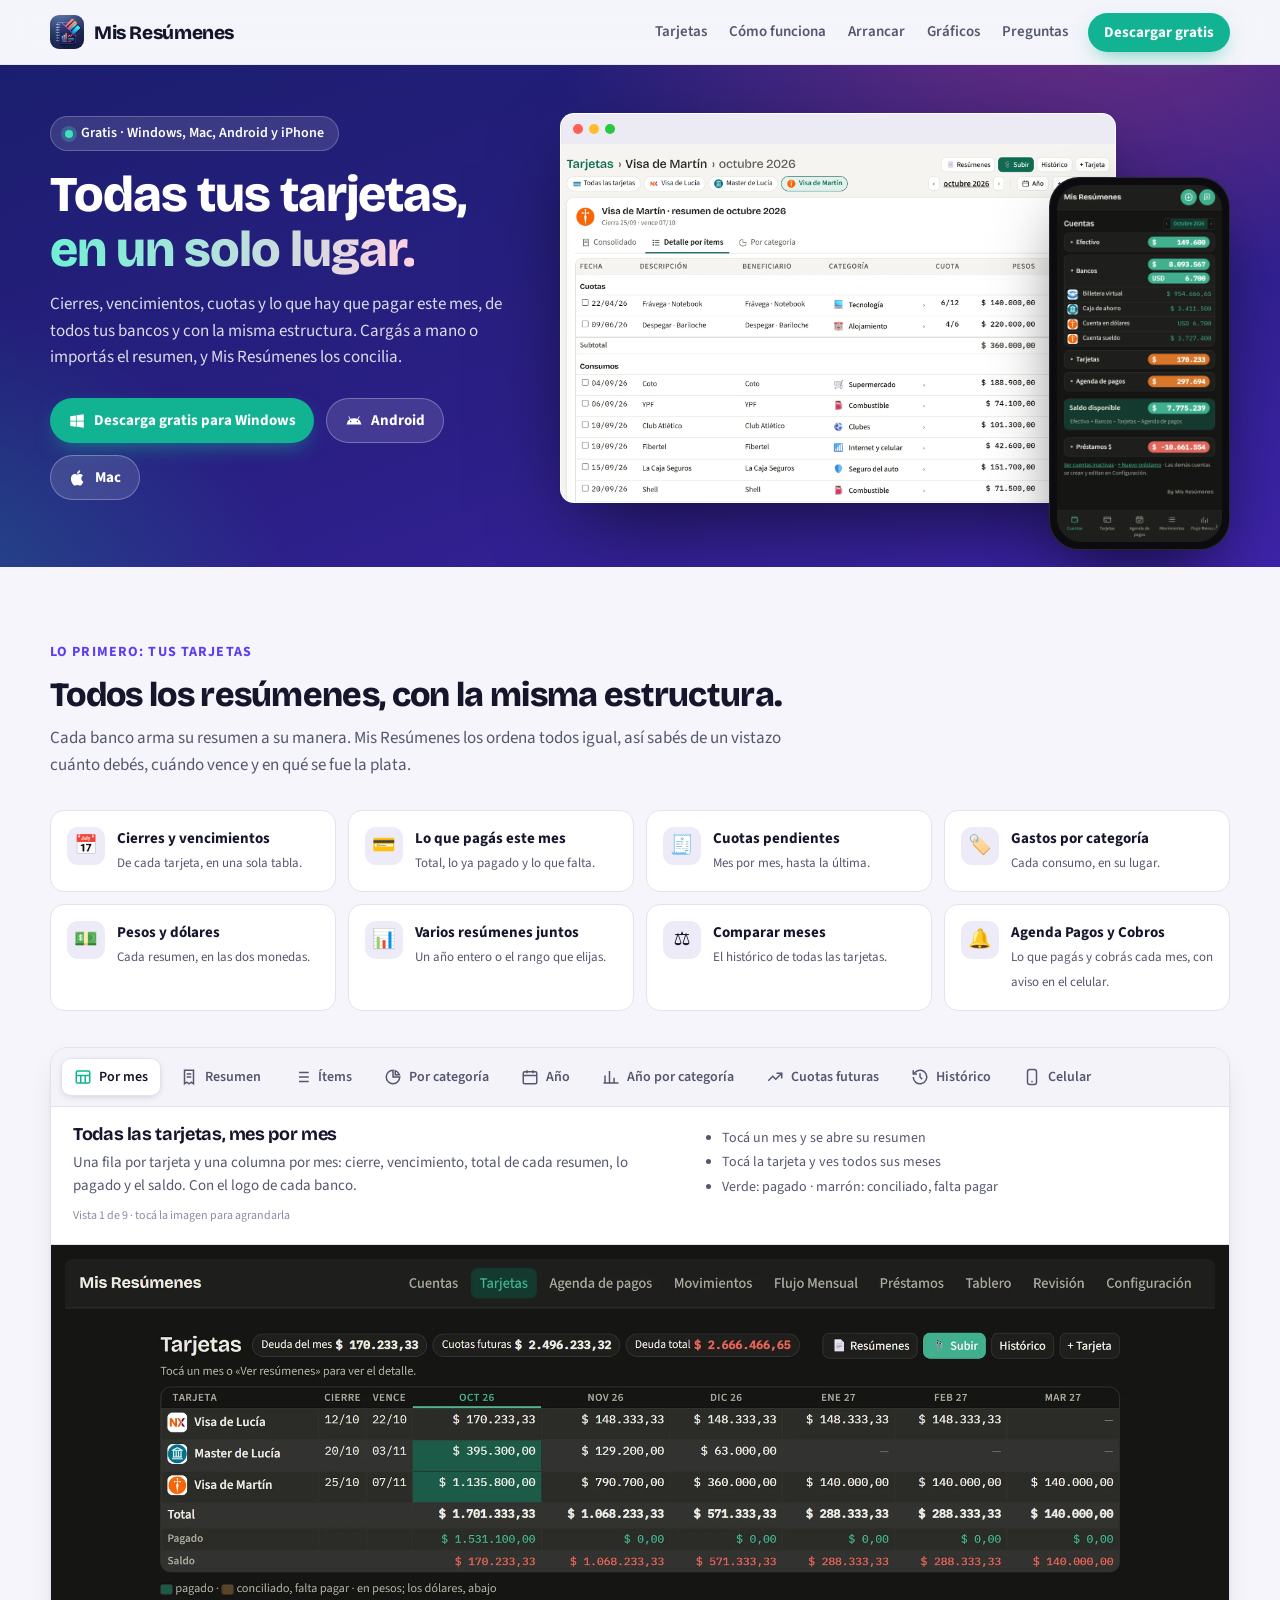
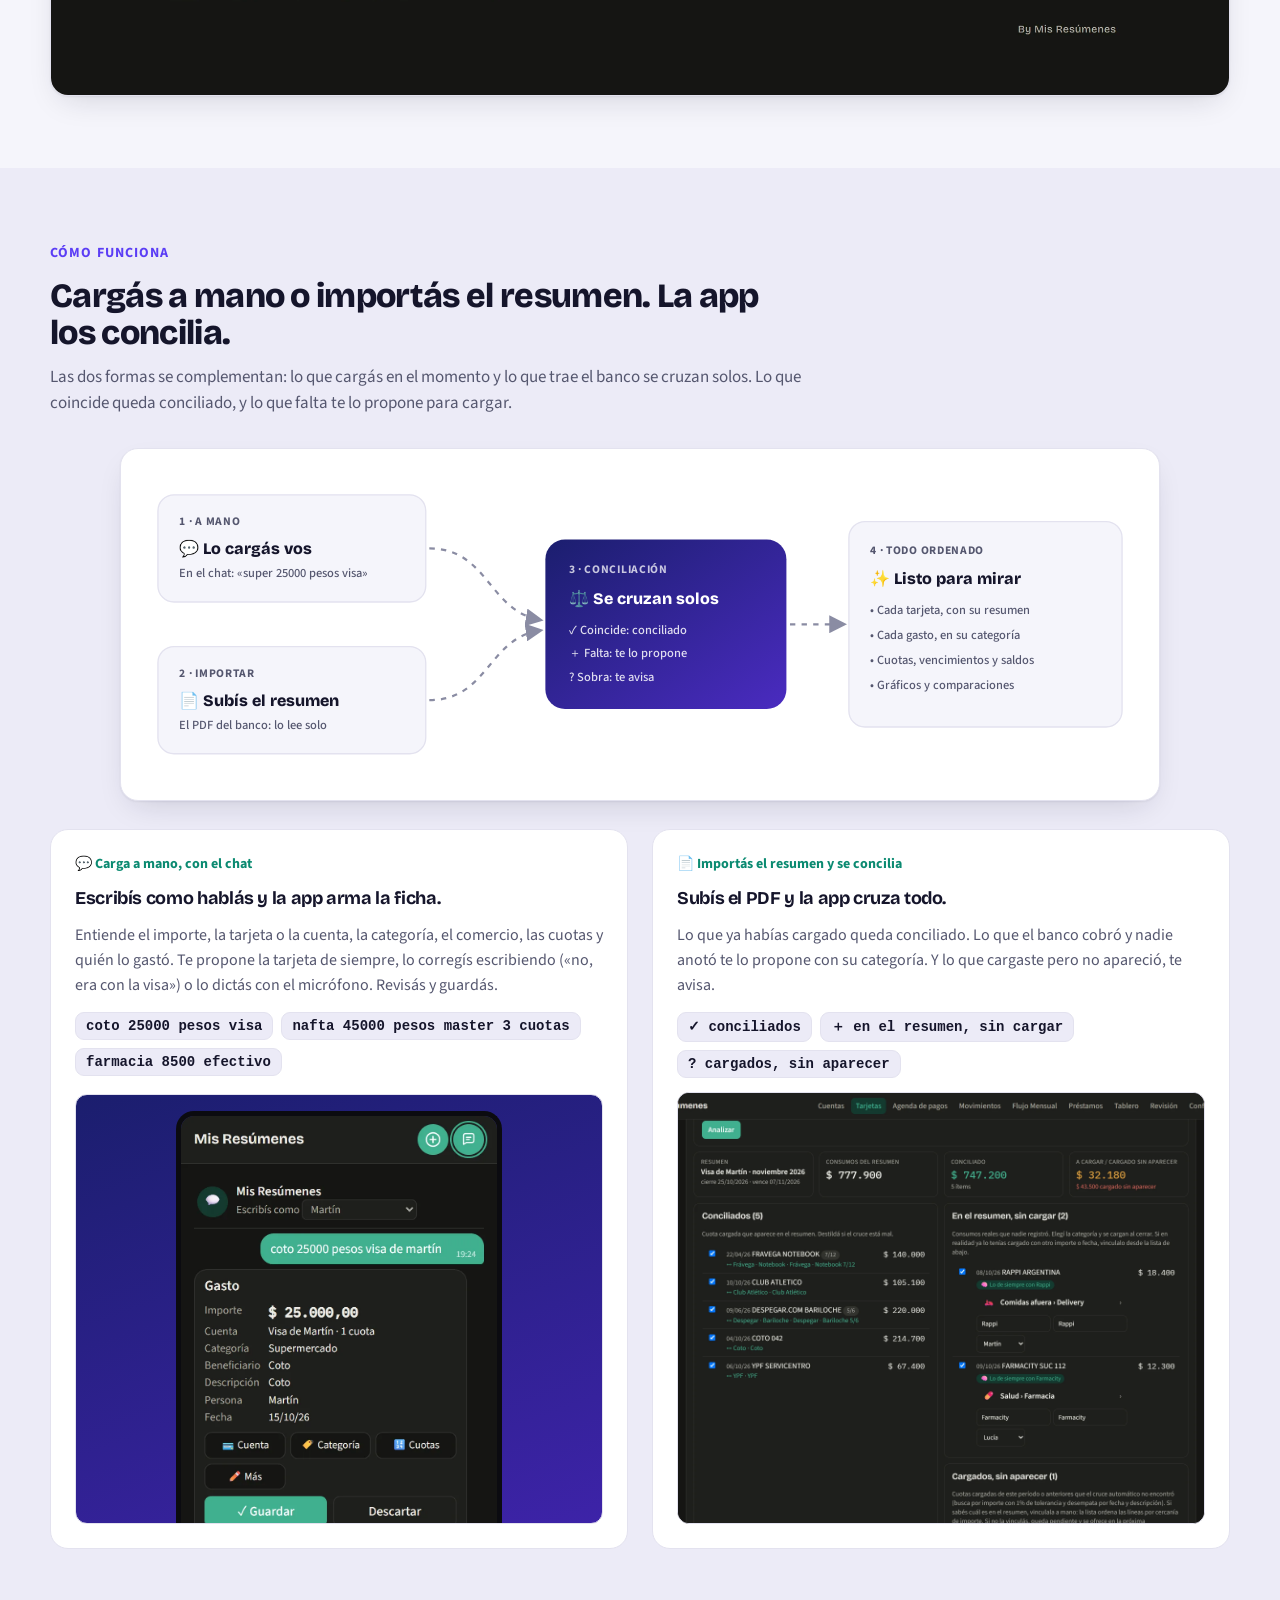
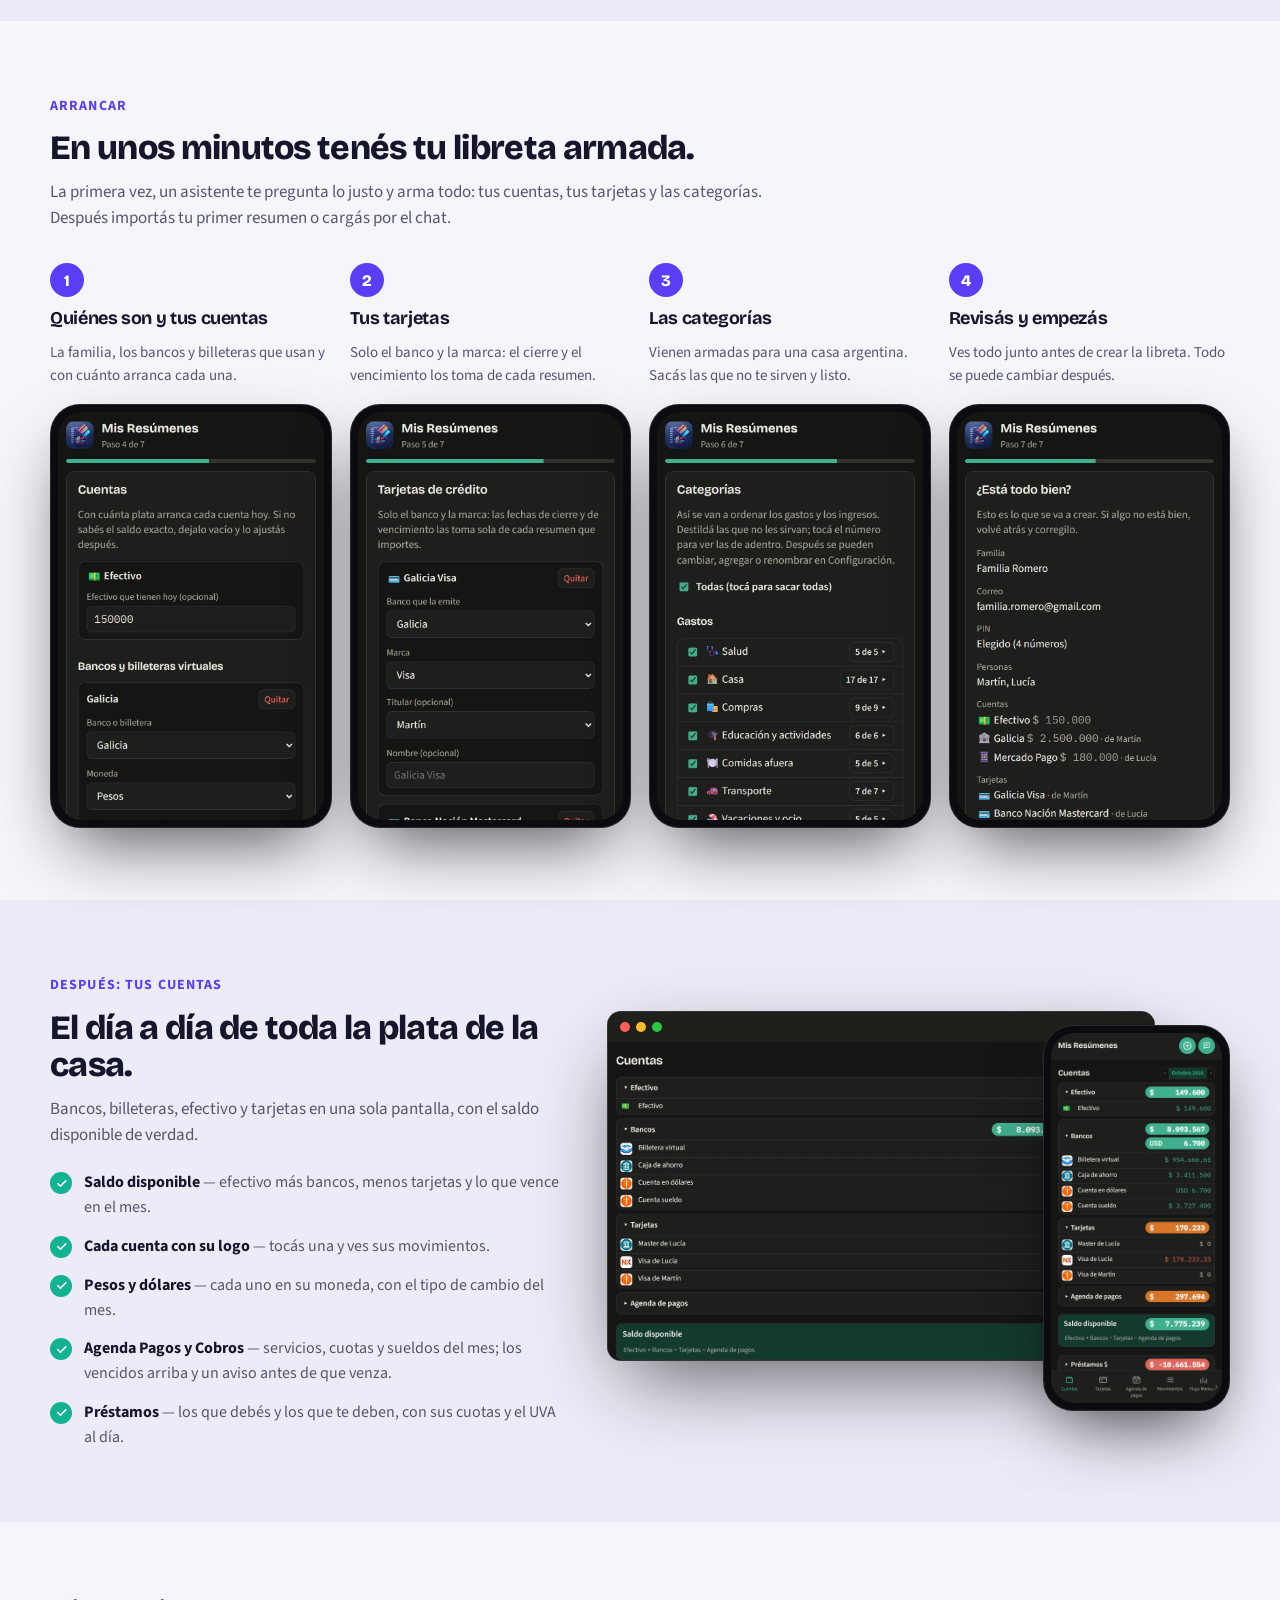
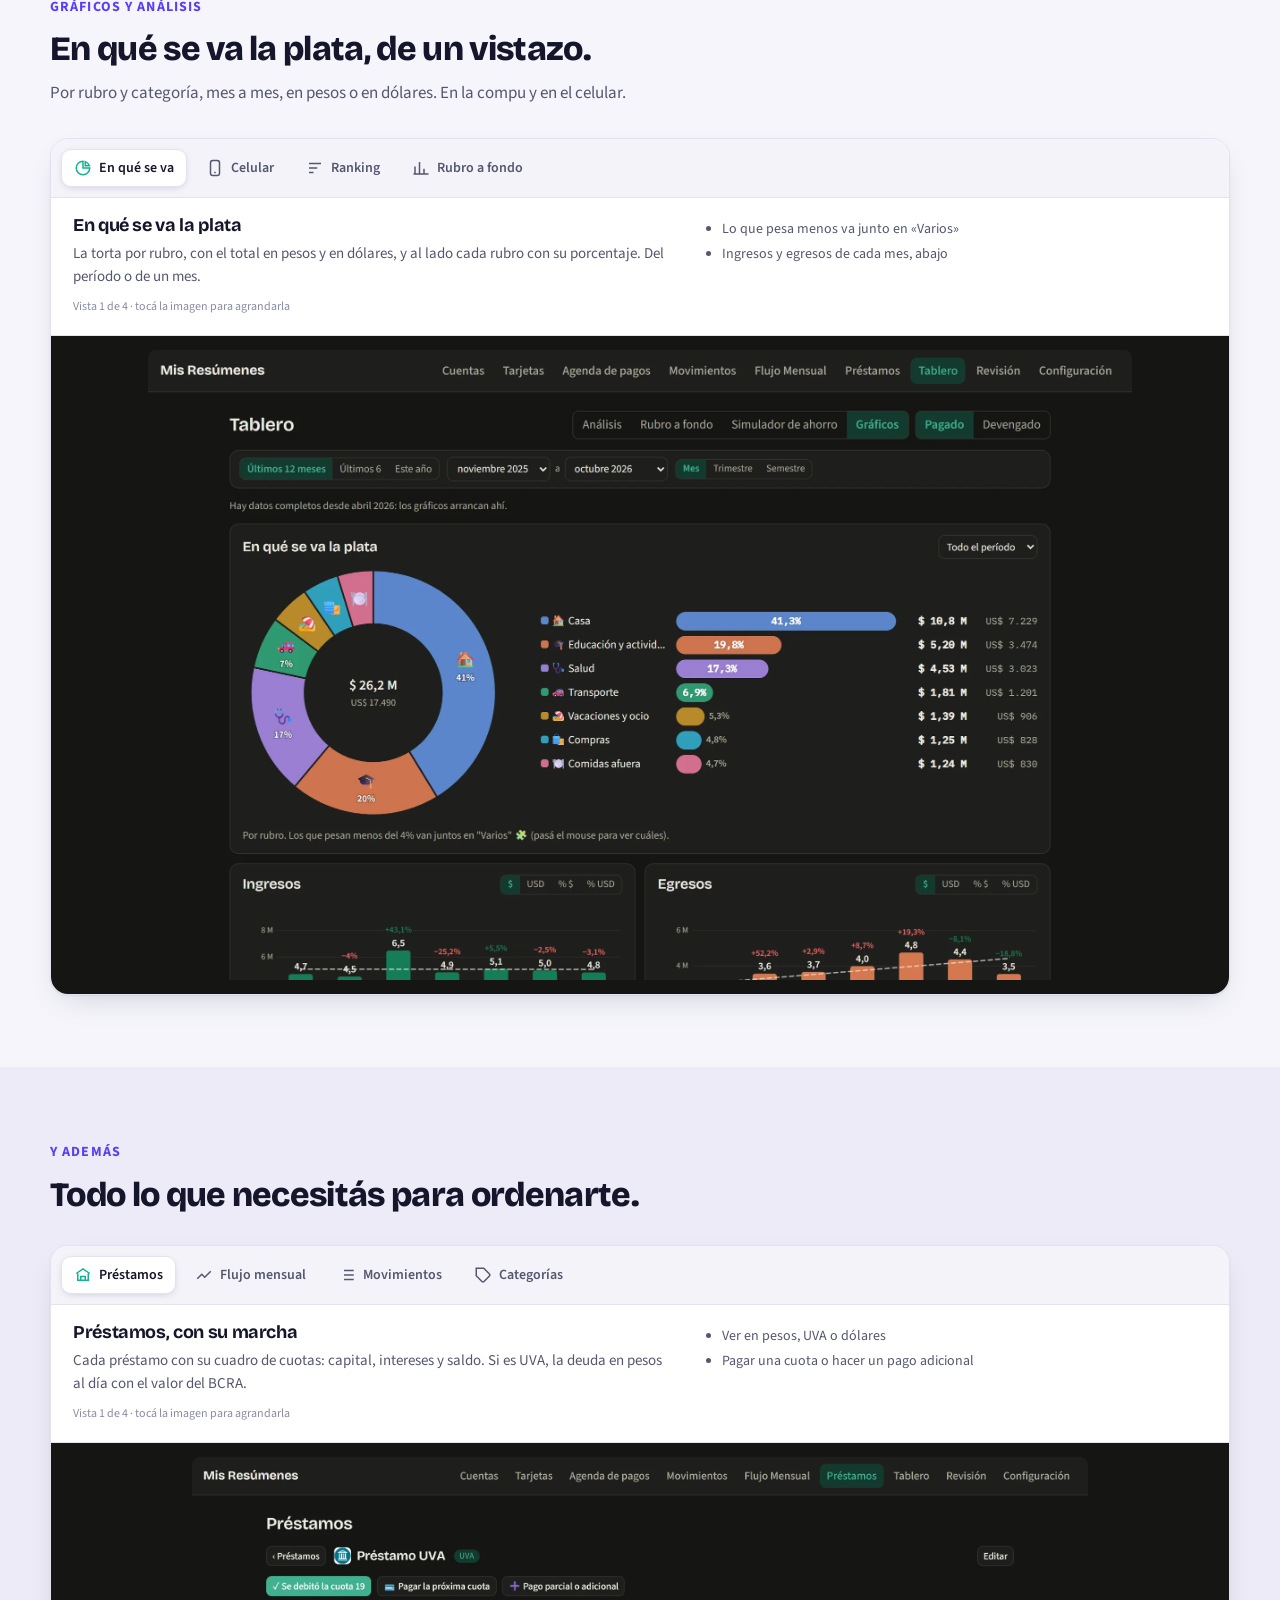
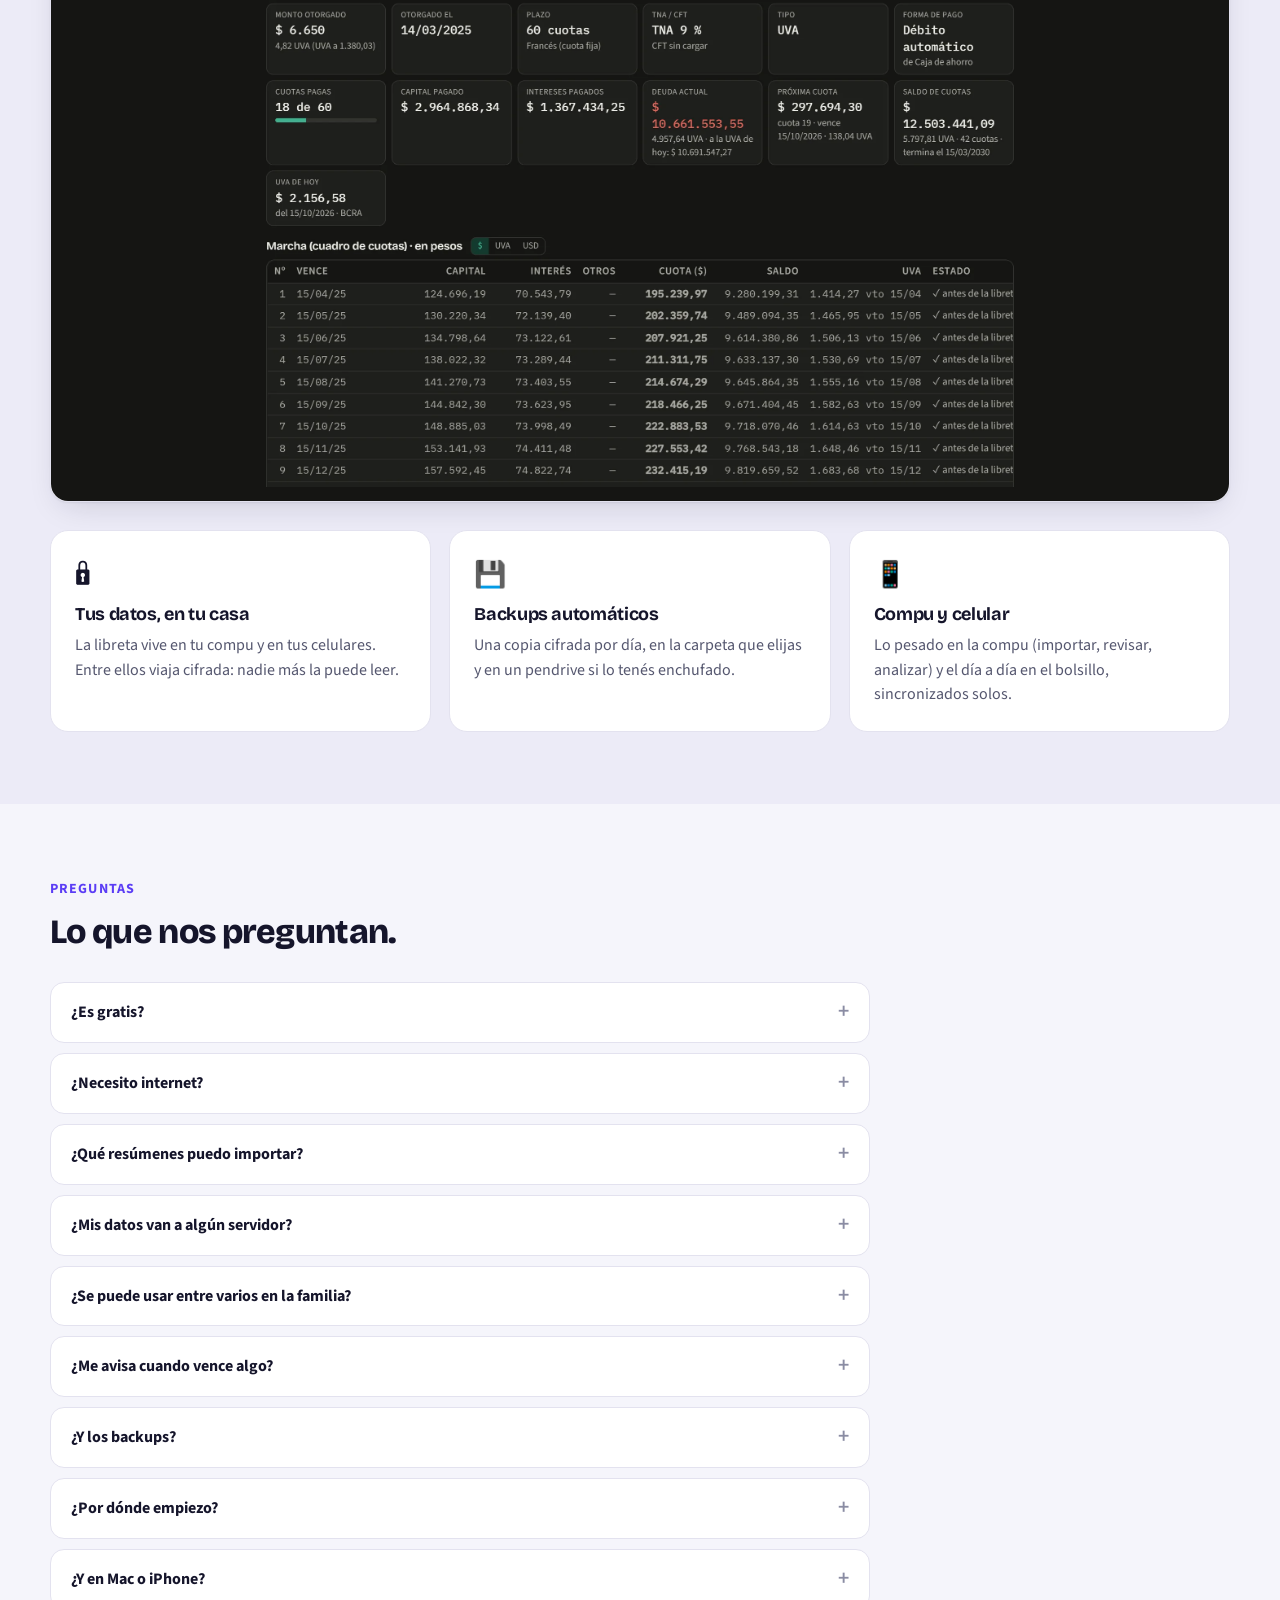
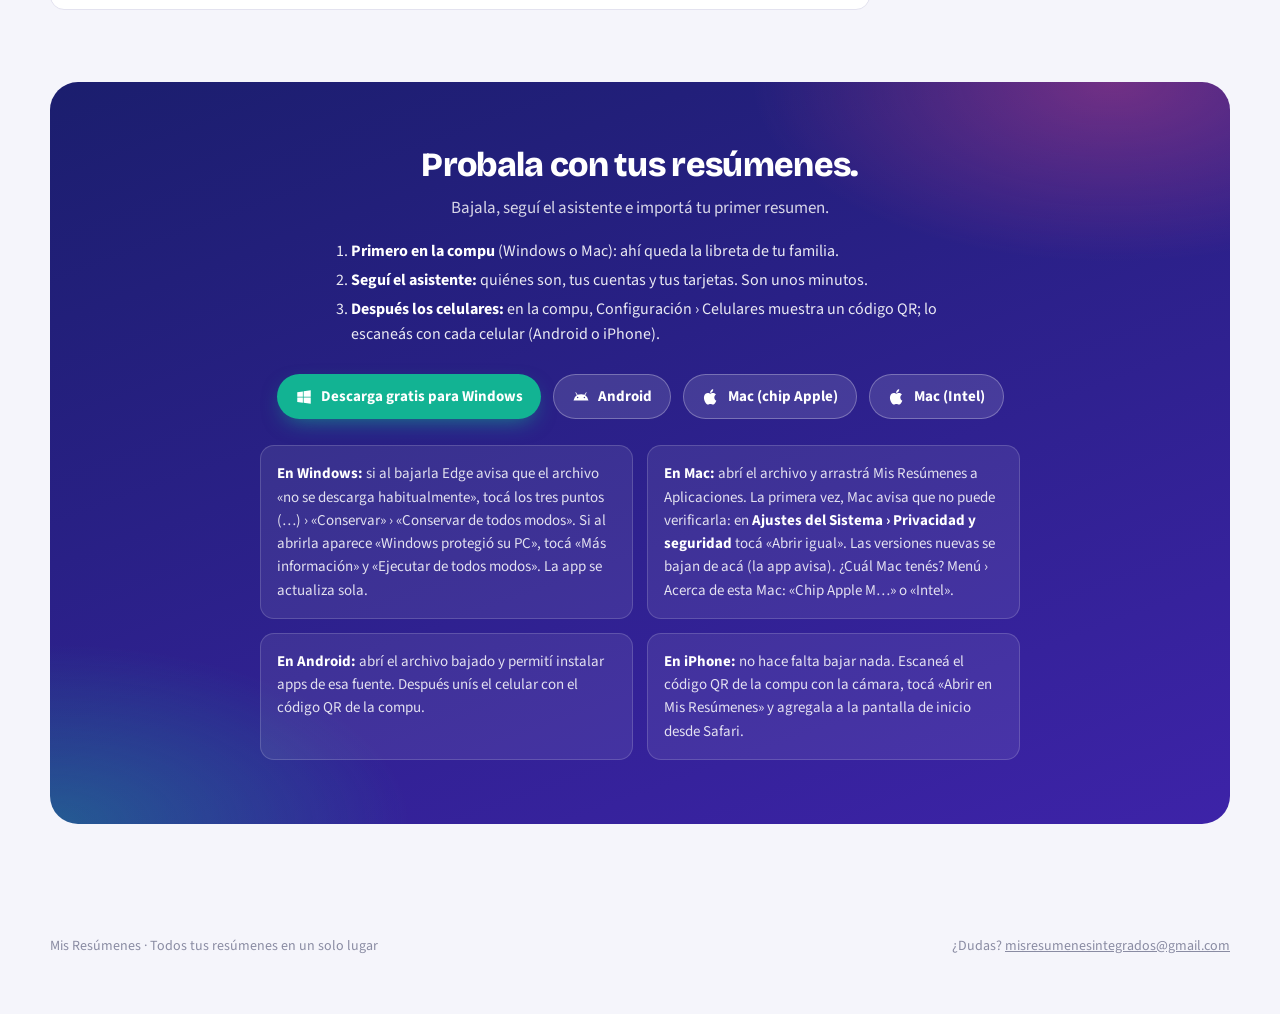
<file: index.html>
<!doctype html>
<html lang="es-AR">
<head>
<meta charset="utf-8">
<meta name="viewport" content="width=device-width, initial-scale=1, viewport-fit=cover">
<title>Mis Resúmenes · Todas tus tarjetas en un solo lugar</title>
<meta name="description" content="Cierres, vencimientos, cuotas y lo que hay que pagar este mes, de todas tus tarjetas, con la misma estructura. Cargás a mano o importás el resumen, y Mis Resúmenes concilia.">
<link rel="icon" href="img/logo.png" type="image/png">
<meta property="og:type" content="website">
<meta property="og:title" content="Mis Resúmenes · Todas tus tarjetas en un solo lugar">
<meta property="og:description" content="Cargás a mano o importás el resumen de la tarjeta: Mis Resúmenes concilia, clasifica y te muestra todo con la misma estructura.">
<meta property="og:image" content="https://alejofolgueira-beep.github.io/mis-resumenes/img/logo.png">
<meta property="og:url" content="https://alejofolgueira-beep.github.io/mis-resumenes/">
<meta name="twitter:card" content="summary">
<meta name="theme-color" content="#1b1e6e">
<link rel="preconnect" href="https://fonts.googleapis.com">
<link rel="preconnect" href="https://fonts.gstatic.com" crossorigin>
<link href="https://fonts.googleapis.com/css2?family=Bricolage+Grotesque:opsz,wght@12..96,600;12..96,700;12..96,800&family=Source+Sans+3:wght@400;500;600;700&display=swap" rel="stylesheet">
<style>
:root {
  --fondo: #f5f5fb;
  --fondo-2: #ecebf7;
  --papel: #ffffff;
  --tinta: #15152b;
  --tinta-2: #55576f;
  --tinta-3: #8a8ca3;
  --linea: #e3e2ef;
  --marca: #1b1e6e;
  --violeta: #5b3df5;
  --verde: #12b393;
  --verde-texto: #0b8a71;
  --rosa: #ff4f8b;
  --sombra: 0 1px 2px rgba(21, 21, 43, 0.06), 0 12px 32px -12px rgba(21, 21, 43, 0.18);
  --radio: 18px;
  color-scheme: light;
}
@media (prefers-color-scheme: dark) {
  :root:not([data-theme="light"]) {
    --fondo: #0d0e19;
    --fondo-2: #141526;
    --papel: #171829;
    --tinta: #f1f1f9;
    --tinta-2: #b2b3cc;
    --tinta-3: #7f81a0;
    --linea: #2a2c44;
    --verde-texto: #3fd9b8;
    --sombra: 0 1px 2px rgba(0, 0, 0, 0.4), 0 16px 40px -16px rgba(0, 0, 0, 0.7);
    color-scheme: dark;
  }
}
* { box-sizing: border-box; }
html { scroll-behavior: smooth; scroll-padding-top: 76px; }
body {
  margin: 0;
  background: var(--fondo);
  color: var(--tinta);
  font: 16px/1.55 "Source Sans 3", system-ui, -apple-system, "Segoe UI", sans-serif;
  -webkit-font-smoothing: antialiased;
}
img { max-width: 100%; height: auto; display: block; }
a { color: inherit; }
h1, h2, h3 { font-family: "Bricolage Grotesque", "Source Sans 3", sans-serif; letter-spacing: -0.02em; line-height: 1.1; margin: 0; }
h2 { font-size: clamp(24px, 3vw, 34px); font-weight: 800; }
h3 { font-size: 18px; font-weight: 700; }
p { margin: 0; }
.envoltura { width: min(1180px, 100% - 32px); margin: 0 auto; }
.chico { font-size: 14px; color: var(--tinta-2); }

/* ---------- barra ---------- */
.barra {
  position: sticky; top: 0; z-index: 20;
  background: color-mix(in srgb, var(--fondo) 82%, transparent);
  backdrop-filter: saturate(1.4) blur(14px);
  -webkit-backdrop-filter: saturate(1.4) blur(14px);
  border-bottom: 1px solid color-mix(in srgb, var(--linea) 70%, transparent);
}
.barra .envoltura { display: flex; align-items: center; gap: 20px; height: 64px; }
.marca { display: flex; align-items: center; gap: 10px; font: 800 19px "Bricolage Grotesque", sans-serif; text-decoration: none; letter-spacing: -0.02em; }
.marca img { width: 34px; height: 34px; border-radius: 9px; }
.barra nav { display: flex; gap: 22px; margin-left: auto; font-weight: 600; font-size: 15px; }
.barra nav a { text-decoration: none; color: var(--tinta-2); }
.barra nav a:hover { color: var(--tinta); }
@media (max-width: 860px) { .barra nav { display: none; } .barra .boton { margin-left: auto; } }

.boton {
  display: inline-flex; align-items: center; justify-content: center; gap: 8px;
  padding: 11px 18px; border-radius: 999px; border: 0; cursor: pointer;
  font: 700 15px "Source Sans 3", sans-serif; text-decoration: none; white-space: nowrap;
  transition: transform 0.15s, box-shadow 0.15s, background 0.15s;
}
.boton:hover { transform: translateY(-1px); }
.boton.primario { background: var(--verde); color: #fff; box-shadow: 0 8px 22px -8px rgba(18, 179, 147, 0.7); }
.boton.primario:hover { background: #0fa384; }
.boton.claro { background: rgba(255, 255, 255, 0.12); color: #fff; border: 1px solid rgba(255, 255, 255, 0.28); }
.boton.claro:hover { background: rgba(255, 255, 255, 0.2); }
.boton.borde { background: var(--papel); color: var(--tinta); border: 1px solid var(--linea); }
.boton.chico { padding: 9px 16px; font-size: 15px; }
.boton svg { width: 18px; height: 18px; }

/* ---------- portada ---------- */
.portada {
  position: relative; overflow: hidden; color: #fff;
  background:
    radial-gradient(900px 460px at 85% -10%, rgba(255, 79, 139, 0.32), transparent 60%),
    radial-gradient(700px 520px at -10% 110%, rgba(18, 179, 147, 0.35), transparent 60%),
    linear-gradient(160deg, #1b1e6e 0%, #2b1f86 55%, #3d23a8 100%);
}
.portada .envoltura { display: grid; grid-template-columns: 0.82fr 1.18fr; gap: 44px; align-items: center; padding: 48px 0 64px; }
.etiqueta { display: inline-flex; align-items: center; gap: 8px; padding: 6px 14px; border-radius: 999px; background: rgba(255, 255, 255, 0.12); border: 1px solid rgba(255, 255, 255, 0.22); font-size: 14px; font-weight: 600; }
.etiqueta i { width: 8px; height: 8px; border-radius: 50%; background: #3fe0bd; box-shadow: 0 0 0 4px rgba(63, 224, 189, 0.25); }
.portada h1 { font-size: clamp(32px, 4.2vw, 50px); font-weight: 800; margin: 16px 0 14px; }
.portada h1 em { font-style: normal; background: linear-gradient(90deg, #6ff0d4, #ffd1e3); -webkit-background-clip: text; background-clip: text; color: transparent; }
.portada .bajada { font-size: 17px; color: rgba(255, 255, 255, 0.84); max-width: 520px; }
.acciones { display: flex; flex-wrap: wrap; gap: 12px; margin-top: 28px; }
.portada .nota { margin-top: 16px; font-size: 14px; color: rgba(255, 255, 255, 0.7); }
.escena { position: relative; }
.ventana { border-radius: 14px; overflow: hidden; background: #151513; box-shadow: 0 30px 80px -20px rgba(0, 0, 0, 0.65); border: 1px solid rgba(255, 255, 255, 0.14); }
.ventana .puntos { display: flex; gap: 6px; padding: 10px 12px; background: #1f1f1c; }
.ventana .puntos i { width: 10px; height: 10px; border-radius: 50%; background: #3a3a36; }
.ventana .puntos i:first-child { background: #ff5f57; } .ventana .puntos i:nth-child(2) { background: #febc2e; } .ventana .puntos i:nth-child(3) { background: #28c840; }
.telefono { border-radius: 30px; padding: 7px; background: #0b0b10; box-shadow: 0 30px 70px -20px rgba(0, 0, 0, 0.7); border: 1px solid rgba(255, 255, 255, 0.12); }
.telefono img { border-radius: 24px; }
.escena { padding-right: 17%; }
.escena .ventana { background: #fff; }
.escena .ventana .puntos { background: #eceaf3; }
.escena .telefono { position: absolute; width: 27%; right: 0; bottom: -12%; }
@media (max-width: 920px) {
  .portada .envoltura { grid-template-columns: 1fr; padding: 48px 0 72px; }
  .escena { margin: 8px 0 10% 0; }
}

/* ---------- secciones ---------- */
section { padding: 72px 0; }
.cabeza { max-width: 760px; margin-bottom: 32px; }
.cabeza .antes { display: inline-block; font-weight: 700; font-size: 14px; letter-spacing: 0.08em; text-transform: uppercase; color: var(--violeta); margin-bottom: 12px; }
@media (prefers-color-scheme: dark) { :root:not([data-theme="light"]) .cabeza .antes { color: #a996ff; } }
.cabeza p { margin-top: 12px; font-size: 17px; color: var(--tinta-2); }
.alterna { background: var(--fondo-2); }
@media (max-width: 700px) { section { padding: 52px 0; } }

/* chips de funciones */
.chips { display: grid; grid-template-columns: repeat(4, minmax(0, 1fr)); gap: 12px; margin-bottom: 36px; }
.chip { display: flex; gap: 12px; align-items: flex-start; padding: 16px; border-radius: 14px; background: var(--papel); border: 1px solid var(--linea); }
.chip .ic { flex: 0 0 38px; height: 38px; border-radius: 11px; display: grid; place-items: center; font-size: 19px; background: var(--fondo-2); }
.chip b { display: block; font-size: 15px; }
.chip span { font-size: 13px; color: var(--tinta-2); line-height: 1.4; }
@media (max-width: 980px) { .chips { grid-template-columns: repeat(2, minmax(0, 1fr)); } }
@media (max-width: 560px) {
  .chips { gap: 8px; }
  .chip { flex-direction: column; gap: 8px; padding: 12px; }
  .chip .ic { flex: 0 0 auto; width: 34px; height: 34px; font-size: 17px; }
  .chip b { font-size: 15px; line-height: 1.25; }
  .chip span { display: none; }
}

/* visor de vistas (tarjetas, gráficos, más) */
.visor { background: var(--papel); border: 1px solid var(--linea); border-radius: var(--radio); box-shadow: var(--sombra); overflow: hidden; }
.pestanas { display: flex; gap: 6px; padding: 10px; overflow-x: auto; scrollbar-width: none; border-bottom: 1px solid var(--linea); background: color-mix(in srgb, var(--fondo-2) 60%, var(--papel)); }
.pestanas::-webkit-scrollbar { display: none; }
.pestanas button {
  display: inline-flex; align-items: center; gap: 7px; flex: 0 0 auto;
  padding: 8px 12px; border-radius: 10px; border: 1px solid transparent; background: transparent;
  font: 600 14px "Source Sans 3", sans-serif; color: var(--tinta-2); cursor: pointer;
}
.pestanas button svg { width: 18px; height: 18px; }
.pestanas button:hover { color: var(--tinta); background: var(--papel); }
.pestanas button[aria-selected="true"] { color: var(--tinta); background: var(--papel); border-color: var(--linea); box-shadow: 0 2px 8px -4px rgba(21, 21, 43, 0.3); }
.pestanas button[aria-selected="true"] svg { color: var(--verde); }
.panel-vista { display: block; }
.panel-vista .texto { padding: 18px 22px; border-bottom: 1px solid var(--linea); display: grid; grid-template-columns: minmax(0, 1.2fr) minmax(0, 1fr); gap: 6px 28px; align-items: start; }
.panel-vista .texto h3 { grid-column: 1; }
.panel-vista .texto p { grid-column: 1; color: var(--tinta-2); font-size: 15px; }
.panel-vista .texto ul { grid-column: 2; grid-row: 1 / span 3; margin: 0; padding-left: 18px; color: var(--tinta-2); font-size: 14px; }
.panel-vista .texto li { margin: 3px 0; }
.panel-vista .texto .contador { grid-column: 1; margin-top: 4px; }
/* La captura se ve entera: se achica para que entre en la pantalla (tocándola se agranda). */
.panel-vista .imagen { background: #151513; display: flex; align-items: center; justify-content: center; padding: 14px; cursor: zoom-in; }
.panel-vista .imagen img { width: auto; max-width: 100%; height: auto; max-height: min(70vh, 660px); object-fit: contain; border-radius: 8px; }
.panel-vista .imagen.cel { background: linear-gradient(160deg, #1b1e6e, #3d23a8); }
.panel-vista .imagen.cel img { max-height: min(66vh, 580px); border-radius: 22px; border: 6px solid #0b0b10; }
.contador { font-size: 12px; color: var(--tinta-3); }
@media (max-width: 760px) {
  .panel-vista .texto { grid-template-columns: 1fr; padding: 16px; }
  .panel-vista .texto ul { grid-column: 1; grid-row: auto; }
  .panel-vista .imagen { padding: 8px; }
  .panel-vista .imagen img { max-height: 60vh; }
}

/* ---------- cómo entran los datos ---------- */
.flujo { background: var(--papel); border: 1px solid var(--linea); border-radius: var(--radio); box-shadow: var(--sombra); padding: 28px; }
.flujo svg { width: 100%; height: auto; display: block; }
.flujo .t1 { font: 800 18px "Bricolage Grotesque", sans-serif; fill: var(--tinta); }
.flujo .t2 { font: 500 14px "Source Sans 3", sans-serif; fill: var(--tinta-2); }
.flujo { max-width: 1040px; margin: 0 auto; }
.flujo .t3 { font: 700 13px "Source Sans 3", sans-serif; fill: var(--tinta-2); letter-spacing: 0.06em; }
.flujo .caja { fill: var(--fondo); stroke: var(--linea); stroke-width: 1.5; }
.flujo .caja.centro { fill: url(#gradCentro); stroke: none; }
.flujo .blanco { fill: #fff; }
.flujo .blanco2 { fill: rgba(255, 255, 255, 0.82); }
.flujo .flecha { fill: none; stroke: var(--tinta-3); stroke-width: 2.5; stroke-dasharray: 6 7; animation: correr 1.2s linear infinite; }
@keyframes correr { to { stroke-dashoffset: -26; } }
@media (prefers-reduced-motion: reduce) { .flujo .flecha { animation: none; } }
.flujo .flujo-v { display: none; }
@media (max-width: 760px) { .flujo .flujo-h { display: none; } .flujo .flujo-v { display: block; } .flujo { padding: 18px; } }
.dos { display: grid; grid-template-columns: 1fr 1fr; gap: 24px; margin-top: 28px; }
.dos .tarjeta { background: var(--papel); border: 1px solid var(--linea); border-radius: var(--radio); padding: 24px; display: flex; flex-direction: column; gap: 14px; }
.dos .tarjeta .marcador { display: inline-flex; align-items: center; gap: 8px; font-weight: 700; font-size: 14px; color: var(--verde-texto); }
.dos .tarjeta p { color: var(--tinta-2); }
.ejemplos { display: flex; flex-wrap: wrap; gap: 8px; }
.ejemplos code { font: 600 14px ui-monospace, "Cascadia Mono", Consolas, monospace; background: var(--fondo-2); border: 1px solid var(--linea); padding: 5px 10px; border-radius: 9px; }
.dos .captura { margin-top: auto; border-radius: 12px; overflow: hidden; border: 1px solid var(--linea); cursor: zoom-in; background: #151513; }
.dos .captura.cel { display: flex; justify-content: center; padding: 16px 0 0; background: linear-gradient(160deg, #1b1e6e, #3d23a8); max-height: 430px; }
.dos .captura.cel img { width: 62%; border-radius: 18px 18px 0 0; border: 5px solid #0b0b10; border-bottom: 0; object-fit: cover; object-position: top; }
@media (max-width: 860px) { .dos { grid-template-columns: 1fr; } }

/* ---------- arrancar ---------- */
.pasos { display: grid; grid-template-columns: repeat(4, minmax(0, 1fr)); gap: 18px; }
.paso { display: flex; flex-direction: column; gap: 12px; }
.paso .num { width: 34px; height: 34px; border-radius: 50%; display: grid; place-items: center; background: var(--violeta); color: #fff; font: 800 16px "Bricolage Grotesque", sans-serif; }
.paso p { color: var(--tinta-2); font-size: 15px; }
.paso .telefono { margin-top: 4px; cursor: zoom-in; }
.paso .telefono img { aspect-ratio: 390 / 600; object-fit: cover; object-position: top; }
@media (max-width: 980px) {
  .pasos { grid-template-columns: none; grid-auto-flow: column; grid-auto-columns: 72%; overflow-x: auto; scroll-snap-type: x mandatory; padding-bottom: 10px; }
  .paso { scroll-snap-align: start; }
}

/* ---------- cuentas ---------- */
.lado { display: grid; grid-template-columns: 0.9fr 1.1fr; gap: 48px; align-items: center; }
.lado .lista { list-style: none; padding: 0; margin: 22px 0 0; display: grid; gap: 14px; }
.lado .lista li { display: flex; gap: 12px; }
.lado .lista li::before { content: ""; flex: 0 0 22px; height: 22px; margin-top: 2px; border-radius: 50%; background: var(--verde) url("data:image/svg+xml,%3Csvg xmlns='http://www.w3.org/2000/svg' viewBox='0 0 24 24' fill='none' stroke='white' stroke-width='3' stroke-linecap='round' stroke-linejoin='round'%3E%3Cpath d='M5 12l5 5L20 7'/%3E%3C/svg%3E") center / 13px no-repeat; }
.lado .lista li span { color: var(--tinta-2); }
.combo { position: relative; padding-bottom: 8%; }
.combo .ventana { width: 88%; }
.combo .telefono { position: absolute; width: 30%; right: 0; bottom: 0; }
@media (max-width: 900px) { .lado { grid-template-columns: 1fr; gap: 32px; } }

/* ---------- privacidad y preguntas ---------- */
.tres { display: grid; grid-template-columns: repeat(3, minmax(0, 1fr)); gap: 18px; }
.tres .tarjeta { background: var(--papel); border: 1px solid var(--linea); border-radius: var(--radio); padding: 24px; }
.tres .tarjeta .ic { font-size: 26px; margin-bottom: 10px; }
.tres .tarjeta p { color: var(--tinta-2); margin-top: 8px; }
@media (max-width: 860px) { .tres { grid-template-columns: 1fr; } }
.preguntas { max-width: 820px; display: grid; gap: 10px; }
.preguntas details { background: var(--papel); border: 1px solid var(--linea); border-radius: 14px; padding: 4px 20px; }
.preguntas summary { cursor: pointer; padding: 13px 0; font-weight: 700; font-size: 16px; list-style: none; display: flex; justify-content: space-between; gap: 16px; }
.preguntas summary::-webkit-details-marker { display: none; }
.preguntas summary::after { content: "+"; font: 600 22px/1 "Source Sans 3", sans-serif; color: var(--tinta-3); transition: transform 0.2s; }
.preguntas details[open] summary::after { transform: rotate(45deg); }
.preguntas details p { padding: 0 0 16px; color: var(--tinta-2); }

/* ---------- descarga ---------- */
.descarga { text-align: center; color: #fff; border-radius: 28px; padding: 64px 24px; background:
  radial-gradient(600px 300px at 90% 0%, rgba(255, 79, 139, 0.35), transparent 60%),
  radial-gradient(600px 300px at 0% 100%, rgba(18, 179, 147, 0.4), transparent 60%),
  linear-gradient(160deg, #1b1e6e, #3d23a8); }
.descarga h2 { color: #fff; }
.descarga p { color: rgba(255, 255, 255, 0.82); margin: 12px auto 0; max-width: 620px; font-size: 17px; }
.descarga .acciones { justify-content: center; }
.descarga .pasos-instalar { margin: 26px auto 0; max-width: 760px; display: grid; grid-template-columns: 1fr 1fr; gap: 14px; text-align: left; }
.descarga .pasos-instalar div { background: rgba(255, 255, 255, 0.08); border: 1px solid rgba(255, 255, 255, 0.16); border-radius: 14px; padding: 16px; font-size: 15px; color: rgba(255, 255, 255, 0.85); }
.descarga .pasos-instalar b { color: #fff; }
.descarga .orden-empezar { margin: 18px auto 0; max-width: 620px; padding-left: 1.3em; text-align: left; line-height: 1.55; color: rgba(255, 255, 255, 0.9); font-size: 16px; }
.descarga .orden-empezar li { margin: 4px 0; }
.descarga .orden-empezar b { color: #fff; }
@media (max-width: 700px) { .descarga .pasos-instalar { grid-template-columns: 1fr; } }
footer { padding: 40px 0 56px; color: var(--tinta-3); font-size: 14px; }
footer .envoltura { display: flex; flex-wrap: wrap; justify-content: space-between; gap: 12px; }

/* ---------- lupa ---------- */
dialog.lupa { border: 0; padding: 0; background: transparent; max-width: 96vw; max-height: 94vh; }
dialog.lupa::backdrop { background: rgba(8, 8, 16, 0.86); }
dialog.lupa img { max-width: 96vw; max-height: 94vh; border-radius: 12px; }
dialog.lupa button { position: fixed; top: 14px; right: 18px; width: 44px; height: 44px; border-radius: 50%; border: 0; background: rgba(255, 255, 255, 0.16); color: #fff; font-size: 24px; cursor: pointer; }

.aparece { opacity: 0; transform: translateY(18px); transition: opacity 0.6s, transform 0.6s; }
.aparece.visto { opacity: 1; transform: none; }
@media (prefers-reduced-motion: reduce) { .aparece { opacity: 1; transform: none; transition: none; } }
</style>
</head>
<body>

<header class="barra">
  <div class="envoltura">
    <a class="marca" href="#"><img src="img/logo.png" alt="">Mis Resúmenes</a>
    <nav>
      <a href="#tarjetas">Tarjetas</a>
      <a href="#como">Cómo funciona</a>
      <a href="#arrancar">Arrancar</a>
      <a href="#graficos">Gráficos</a>
      <a href="#preguntas">Preguntas</a>
    </nav>
    <a class="boton primario chico" href="#descargar">Descargar gratis</a>
  </div>
</header>

<section class="portada" style="padding: 0">
  <div class="envoltura">
    <div>
      <span class="etiqueta"><i></i> Gratis · Windows, Mac, Android y iPhone</span>
      <h1>Todas tus tarjetas, <em>en un solo lugar.</em></h1>
      <p class="bajada">Cierres, vencimientos, cuotas y lo que hay que pagar este mes, de todos tus bancos y con la misma estructura. Cargás a mano o importás el resumen, y Mis Resúmenes los concilia.</p>
      <div class="acciones">
        <a class="boton primario" href="https://github.com/alejofolgueira-beep/mis-resumenes/releases/latest/download/Mis-Resumenes-Windows.exe">
          <svg viewBox="0 0 24 24" fill="currentColor"><path d="M3 5.5 10.5 4.5v7H3zM11.5 4.4 21 3v8.5h-9.5zM3 12.5h7.5v7L3 18.5zM11.5 12.5H21V21l-9.5-1.4z"/></svg>
          Descarga gratis para Windows
        </a>
        <a class="boton claro" href="https://github.com/alejofolgueira-beep/mis-resumenes/releases/latest/download/Mis-Resumenes-Android.apk">
          <svg viewBox="0 0 24 24" fill="currentColor"><path d="M17.6 9.5 19.4 6.4a.5.5 0 0 0-.9-.5l-1.8 3.2A10.6 10.6 0 0 0 12 8.2c-1.7 0-3.3.3-4.7.9L5.5 5.9a.5.5 0 1 0-.9.5l1.8 3.1A8.9 8.9 0 0 0 2 16.5h20a8.9 8.9 0 0 0-4.4-7zM7.5 13.8a1 1 0 1 1 0-2 1 1 0 0 1 0 2zm9 0a1 1 0 1 1 0-2 1 1 0 0 1 0 2z"/></svg>
          Android
        </a>
        <a class="boton claro" href="#descargar-mac" title="Elegí tu Mac: con chip Apple o Intel">
          <svg viewBox="0 0 24 24" fill="currentColor"><path d="M16.4 12.6c0-2.6 2.1-3.8 2.2-3.9-1.2-1.8-3.1-2-3.7-2-1.6-.2-3.1.9-3.9.9-.8 0-2-.9-3.4-.9-1.7 0-3.3 1-4.2 2.6-1.8 3.1-.5 7.7 1.3 10.2.9 1.2 1.9 2.6 3.2 2.6 1.3-.1 1.8-.8 3.3-.8s2 .8 3.4.8c1.4 0 2.3-1.3 3.1-2.5 1-1.4 1.4-2.8 1.4-2.9-.1 0-2.7-1-2.7-4.1zM13.9 5c.7-.9 1.2-2 1-3.2-1 0-2.3.7-3 1.6-.7.8-1.2 2-1.1 3.1 1.2.1 2.4-.6 3.1-1.5z"/></svg>
          Mac
        </a>
      </div>
    </div>
    <div class="escena">
      <div class="ventana" data-lupa="img/claro-items.webp" style="cursor: zoom-in"><div class="puntos"><i></i><i></i><i></i></div><img src="img/claro-items.webp" alt="El detalle de un resumen de tarjeta en la compu: cuotas y consumos con su categoría" width="1800" height="1163"></div>
      <div class="telefono" data-lupa="img/cel-bancos.webp" style="cursor: zoom-in"><img src="img/cel-bancos.webp" alt="Cuentas en el celular, con los bancos abiertos y sus logos" width="780" height="1688"></div>
    </div>
  </div>
</section>

<!-- ============ TARJETAS ============ -->
<section id="tarjetas">
  <div class="envoltura">
    <div class="cabeza aparece">
      <span class="antes">Lo primero: tus tarjetas</span>
      <h2>Todos los resúmenes, con la misma estructura.</h2>
      <p>Cada banco arma su resumen a su manera. Mis Resúmenes los ordena todos igual, así sabés de un vistazo cuánto debés, cuándo vence y en qué se fue la plata.</p>
    </div>
    <div class="chips aparece">
      <div class="chip"><div class="ic">📅</div><div><b>Cierres y vencimientos</b><span>De cada tarjeta, en una sola tabla.</span></div></div>
      <div class="chip"><div class="ic">💳</div><div><b>Lo que pagás este mes</b><span>Total, lo ya pagado y lo que falta.</span></div></div>
      <div class="chip"><div class="ic">🧾</div><div><b>Cuotas pendientes</b><span>Mes por mes, hasta la última.</span></div></div>
      <div class="chip"><div class="ic">🏷️</div><div><b>Gastos por categoría</b><span>Cada consumo, en su lugar.</span></div></div>
      <div class="chip"><div class="ic">💵</div><div><b>Pesos y dólares</b><span>Cada resumen, en las dos monedas.</span></div></div>
      <div class="chip"><div class="ic">📊</div><div><b>Varios resúmenes juntos</b><span>Un año entero o el rango que elijas.</span></div></div>
      <div class="chip"><div class="ic">⚖️</div><div><b>Comparar meses</b><span>El histórico de todas las tarjetas.</span></div></div>
      <div class="chip"><div class="ic">🔔</div><div><b>Agenda Pagos y Cobros</b><span>Lo que pagás y cobrás cada mes, con aviso en el celular.</span></div></div>
    </div>

    <div class="visor aparece" data-visor>
      <div class="pestanas" role="tablist" aria-label="Vistas de Tarjetas">
        <button role="tab" data-img="img/t-cuadro.webp" data-titulo="Todas las tarjetas, mes por mes" data-texto="Una fila por tarjeta y una columna por mes: cierre, vencimiento, total de cada resumen, lo pagado y el saldo. Con el logo de cada banco." data-puntos="Tocá un mes y se abre su resumen|Tocá la tarjeta y ves todos sus meses|Verde: pagado · marrón: conciliado, falta pagar"><svg viewBox="0 0 24 24" fill="none" stroke="currentColor" stroke-width="2"><rect x="3" y="4" width="18" height="16" rx="2"/><path d="M3 10h18M9 10v10M15 10v10"/></svg>Por mes</button>
        <button role="tab" data-img="img/t-resumen.webp" data-titulo="El resumen, ordenado" data-texto="Saldo anterior, cuotas, consumos del mes, impuestos, pagos y ajustes, siempre en el mismo orden y en pesos y dólares, sea del banco que sea." data-puntos="Total a pagar en $ y USD|Lo que ya pagaste y desde qué cuenta|Se marca pagado solo"><svg viewBox="0 0 24 24" fill="none" stroke="currentColor" stroke-width="2"><path d="M6 3h12v18l-3-2-3 2-3-2-3 2z"/><path d="M9 8h6M9 12h6"/></svg>Resumen</button>
        <button role="tab" data-img="img/t-items.webp" data-titulo="Detalle por ítems" data-texto="Cada consumo con su fecha, beneficiario, categoría y número de cuota. La categoría se corrige ahí mismo." data-puntos="Cuotas y consumos separados|Subtotales en pesos y dólares|Tocás la categoría y la cambiás"><svg viewBox="0 0 24 24" fill="none" stroke="currentColor" stroke-width="2"><path d="M8 6h13M8 12h13M8 18h13M3 6h.01M3 12h.01M3 18h.01"/></svg>Ítems</button>
        <button role="tab" data-img="img/t-categoria.webp" data-titulo="En qué se fue el resumen" data-texto="El resumen agrupado por rubro y categoría, con el porcentaje de cada uno y la torta de en qué se va la plata." data-puntos="Abrís cada rubro en sus categorías|Ves qué parte está en cuotas"><svg viewBox="0 0 24 24" fill="none" stroke="currentColor" stroke-width="2"><path d="M12 3a9 9 0 1 0 9 9h-9z"/><path d="M15 3.5A9 9 0 0 1 20.5 9H15z"/></svg>Por categoría</button>
        <button role="tab" data-img="img/t-anio.webp" data-titulo="Varios resúmenes juntos" data-texto="Todas las tarjetas, un año entero o el rango que elijas: cuánto se fue cada mes y el promedio. Es la estadística que ningún banco te da." data-puntos="Una tarjeta o todas|Año completo o desde–hasta|Tocás un mes y vas a su resumen"><svg viewBox="0 0 24 24" fill="none" stroke="currentColor" stroke-width="2"><rect x="3" y="5" width="18" height="16" rx="2"/><path d="M3 10h18M8 3v4M16 3v4"/></svg>Año</button>
        <button role="tab" data-img="img/t-anio-cat.webp" data-titulo="El año, por categoría" data-texto="Los mismos resúmenes del año, agrupados por rubro y categoría, con su torta. Ideal para ver en qué se va la plata de la tarjeta en serio." data-puntos="Cantidad de consumos y total de cada rubro|Lo que pesa menos va junto en «Varios»"><svg viewBox="0 0 24 24" fill="none" stroke="currentColor" stroke-width="2"><path d="M4 20V10M10 20V4M16 20v-7M22 20H2"/></svg>Año por categoría</button>
        <button role="tab" data-img="img/t-futuras.webp" data-titulo="Cuotas a futuro y deuda total" data-texto="Lo que ya está comprometido en cuotas, tarjeta por tarjeta y mes por mes. La deuda real de cada tarjeta, no solo la del resumen." data-puntos="Deuda del mes, cuotas futuras y deuda total|Tocás una tarjeta y ves sus compras"><svg viewBox="0 0 24 24" fill="none" stroke="currentColor" stroke-width="2"><path d="M3 17l6-6 4 4 8-8"/><path d="M14 7h7v7"/></svg>Cuotas futuras</button>
        <button role="tab" data-img="img/t-historico.webp" data-titulo="Histórico para comparar" data-texto="Todos los resúmenes de todas las tarjetas, desde el primero: comparás meses y ves cómo vienen los gastos." data-puntos="Los pagados, en verde|El total y el saldo de cada mes"><svg viewBox="0 0 24 24" fill="none" stroke="currentColor" stroke-width="2"><path d="M3 12a9 9 0 1 0 3-6.7L3 8"/><path d="M3 3v5h5M12 7v5l3 3"/></svg>Histórico</button>
        <button role="tab" data-img="img/cel-tarjetas.webp" data-cel="1" data-titulo="En el celular, igual" data-texto="Las mismas tarjetas en el bolsillo: la deuda del mes, las cuotas futuras y cada resumen." data-puntos="Sincroniza solo con la compu|Funciona sin internet"><svg viewBox="0 0 24 24" fill="none" stroke="currentColor" stroke-width="2"><rect x="6" y="2" width="12" height="20" rx="3"/><path d="M11 18h2"/></svg>Celular</button>
      </div>
      <div class="panel-vista">
        <div class="texto"><h3></h3><p></p><ul></ul><div class="contador"></div></div>
        <div class="imagen"><img alt="" width="1600" height="1000"></div>
      </div>
    </div>
  </div>
</section>

<!-- ============ CÓMO ENTRAN LOS DATOS ============ -->
<section id="como" class="alterna">
  <div class="envoltura">
    <div class="cabeza aparece">
      <span class="antes">Cómo funciona</span>
      <h2>Cargás a mano o importás el resumen. La app los concilia.</h2>
      <p>Las dos formas se complementan: lo que cargás en el momento y lo que trae el banco se cruzan solos. Lo que coincide queda conciliado, y lo que falta te lo propone para cargar.</p>
    </div>

    <div class="flujo aparece" role="img" aria-label="Diagrama: la carga a mano desde el chat y el resumen importado del banco entran a la conciliación, y de ahí sale todo ordenado por tarjeta, categoría y mes.">
      <svg class="flujo-h" viewBox="0 0 1100 330" aria-hidden="true">
        <defs>
          <linearGradient id="gradCentro" x1="0" y1="0" x2="1" y2="1"><stop offset="0" stop-color="#1b1e6e"/><stop offset="1" stop-color="#4a2bc0"/></linearGradient>
          <marker id="punta" viewBox="0 0 10 10" refX="8" refY="5" markerWidth="8" markerHeight="8" orient="auto"><path d="M0 0 10 5 0 10z" fill="#8a8ca3"/></marker>
        </defs>
        <!-- a mano -->
        <rect class="caja" x="10" y="20" width="300" height="120" rx="18"/>
        <text x="34" y="54" class="t3">1 · A MANO</text>
        <text x="34" y="86" class="t1">💬 Lo cargás vos</text>
        <text x="34" y="112" class="t2">En el chat: «super 25000 pesos visa»</text>
        <!-- importar -->
        <rect class="caja" x="10" y="190" width="300" height="120" rx="18"/>
        <text x="34" y="224" class="t3">2 · IMPORTAR</text>
        <text x="34" y="256" class="t1">📄 Subís el resumen</text>
        <text x="34" y="282" class="t2">El PDF del banco: lo lee solo</text>
        <!-- flechas a conciliación -->
        <path class="flecha" d="M314 80 C 380 80, 380 150, 438 160" marker-end="url(#punta)"/>
        <path class="flecha" d="M314 250 C 380 250, 380 180, 438 172" marker-end="url(#punta)"/>
        <!-- conciliación -->
        <rect class="caja centro" x="444" y="70" width="270" height="190" rx="22"/>
        <text x="470" y="108" class="t3 blanco2" style="fill: rgba(255,255,255,.75)">3 · CONCILIACIÓN</text>
        <text x="470" y="142" class="t1 blanco" style="fill:#fff">⚖️ Se cruzan solos</text>
        <text x="470" y="176" class="t2" style="fill: rgba(255,255,255,.85)">✓ Coincide: conciliado</text>
        <text x="470" y="202" class="t2" style="fill: rgba(255,255,255,.85)">＋ Falta: te lo propone</text>
        <text x="470" y="228" class="t2" style="fill: rgba(255,255,255,.85)">? Sobra: te avisa</text>
        <!-- flecha a resultado -->
        <path class="flecha" d="M718 165 L 778 165" marker-end="url(#punta)"/>
        <!-- resultado -->
        <rect class="caja" x="784" y="50" width="306" height="230" rx="18"/>
        <text x="808" y="86" class="t3">4 · TODO ORDENADO</text>
        <text x="808" y="120" class="t1">✨ Listo para mirar</text>
        <text x="808" y="154" class="t2">• Cada tarjeta, con su resumen</text>
        <text x="808" y="182" class="t2">• Cada gasto, en su categoría</text>
        <text x="808" y="210" class="t2">• Cuotas, vencimientos y saldos</text>
        <text x="808" y="238" class="t2">• Gráficos y comparaciones</text>
      </svg>
      <svg class="flujo-v" viewBox="0 0 360 700" aria-hidden="true">
        <defs>
          <linearGradient id="gradCentroV" x1="0" y1="0" x2="1" y2="1"><stop offset="0" stop-color="#1b1e6e"/><stop offset="1" stop-color="#4a2bc0"/></linearGradient>
          <marker id="puntaV" viewBox="0 0 10 10" refX="8" refY="5" markerWidth="8" markerHeight="8" orient="auto"><path d="M0 0 10 5 0 10z" fill="#8a8ca3"/></marker>
        </defs>
        <rect class="caja" x="4" y="4" width="170" height="130" rx="16"/>
        <text x="18" y="32" class="t3">1 · A MANO</text>
        <text x="18" y="64" class="t1">💬 Chat</text>
        <text x="18" y="92" class="t2">Lo cargás</text>
        <text x="18" y="112" class="t2">en el momento</text>
        <rect class="caja" x="186" y="4" width="170" height="130" rx="16"/>
        <text x="200" y="32" class="t3">2 · IMPORTAR</text>
        <text x="200" y="64" class="t1">📄 Resumen</text>
        <text x="200" y="92" class="t2">El PDF del</text>
        <text x="200" y="112" class="t2">banco, leído solo</text>
        <path class="flecha" d="M89 138 C 89 180, 170 170, 176 196" marker-end="url(#puntaV)"/>
        <path class="flecha" d="M271 138 C 271 180, 190 170, 184 196" marker-end="url(#puntaV)"/>
        <rect x="20" y="202" width="320" height="200" rx="20" fill="url(#gradCentroV)"/>
        <text x="44" y="238" class="t3" style="fill: rgba(255,255,255,.75)">3 · CONCILIACIÓN</text>
        <text x="44" y="272" class="t1" style="fill:#fff">⚖️ Se cruzan solos</text>
        <text x="44" y="306" class="t2" style="fill: rgba(255,255,255,.85)">✓ Coincide: conciliado</text>
        <text x="44" y="334" class="t2" style="fill: rgba(255,255,255,.85)">＋ Falta: te lo propone</text>
        <text x="44" y="362" class="t2" style="fill: rgba(255,255,255,.85)">? Sobra: te avisa</text>
        <path class="flecha" d="M180 406 L 180 460" marker-end="url(#puntaV)"/>
        <rect class="caja" x="20" y="466" width="320" height="228" rx="18"/>
        <text x="44" y="500" class="t3">4 · TODO ORDENADO</text>
        <text x="44" y="534" class="t1">✨ Listo para mirar</text>
        <text x="44" y="568" class="t2">• Cada tarjeta, con su resumen</text>
        <text x="44" y="596" class="t2">• Cada gasto, en su categoría</text>
        <text x="44" y="624" class="t2">• Cuotas, vencimientos y saldos</text>
        <text x="44" y="652" class="t2">• Gráficos y comparaciones</text>
      </svg>
    </div>

    <div class="dos">
      <div class="tarjeta aparece">
        <span class="marcador">💬 Carga a mano, con el chat</span>
        <h3>Escribís como hablás y la app arma la ficha.</h3>
        <p>Entiende el importe, la tarjeta o la cuenta, la categoría, el comercio, las cuotas y quién lo gastó. Te propone la tarjeta de siempre, lo corregís escribiendo («no, era con la visa») o lo dictás con el micrófono. Revisás y guardás.</p>
        <div class="ejemplos"><code>coto 25000 pesos visa</code><code>nafta 45000 pesos master 3 cuotas</code><code>farmacia 8500 efectivo</code></div>
        <div class="captura cel" data-lupa="img/cel-chat.webp"><img src="img/cel-chat.webp" alt="Chat de la app: «coto 25000 pesos visa de martín» y la ficha del gasto armada" loading="lazy" width="780" height="1688"></div>
      </div>
      <div class="tarjeta aparece">
        <span class="marcador">📄 Importás el resumen y se concilia</span>
        <h3>Subís el PDF y la app cruza todo.</h3>
        <p>Lo que ya habías cargado queda conciliado. Lo que el banco cobró y nadie anotó te lo propone con su categoría. Y lo que cargaste pero no apareció, te avisa.</p>
        <div class="ejemplos"><code>✓ conciliados</code><code>＋ en el resumen, sin cargar</code><code>? cargados, sin aparecer</code></div>
        <div class="captura" data-lupa="img/t-concilia.webp"><img src="img/t-concilia.webp" alt="Conciliación del resumen: conciliados, en el resumen sin cargar y cargados sin aparecer" loading="lazy" width="1600" height="1455" style="max-height: 430px; object-fit: cover; object-position: top"></div>
      </div>
    </div>
  </div>
</section>

<!-- ============ ARRANCAR ============ -->
<section id="arrancar">
  <div class="envoltura">
    <div class="cabeza aparece">
      <span class="antes">Arrancar</span>
      <h2>En unos minutos tenés tu libreta armada.</h2>
      <p>La primera vez, un asistente te pregunta lo justo y arma todo: tus cuentas, tus tarjetas y las categorías. Después importás tu primer resumen o cargás por el chat.</p>
    </div>
    <div class="pasos aparece">
      <div class="paso"><span class="num">1</span><h3>Quiénes son y tus cuentas</h3><p>La familia, los bancos y billeteras que usan y con cuánto arranca cada una.</p><div class="telefono" data-lupa="img/asis-cuentas.webp"><img src="img/asis-cuentas.webp" alt="Asistente de inicio: cuentas" loading="lazy" width="780" height="1688"></div></div>
      <div class="paso"><span class="num">2</span><h3>Tus tarjetas</h3><p>Solo el banco y la marca: el cierre y el vencimiento los toma de cada resumen.</p><div class="telefono" data-lupa="img/asis-tarjetas.webp"><img src="img/asis-tarjetas.webp" alt="Asistente de inicio: tarjetas" loading="lazy" width="780" height="1688"></div></div>
      <div class="paso"><span class="num">3</span><h3>Las categorías</h3><p>Vienen armadas para una casa argentina. Sacás las que no te sirven y listo.</p><div class="telefono" data-lupa="img/asis-categorias.webp"><img src="img/asis-categorias.webp" alt="Asistente de inicio: categorías" loading="lazy" width="780" height="1688"></div></div>
      <div class="paso"><span class="num">4</span><h3>Revisás y empezás</h3><p>Ves todo junto antes de crear la libreta. Todo se puede cambiar después.</p><div class="telefono" data-lupa="img/asis-listo.webp"><img src="img/asis-listo.webp" alt="Asistente de inicio: resumen final" loading="lazy" width="780" height="1688"></div></div>
    </div>
  </div>
</section>

<!-- ============ CUENTAS ============ -->
<section id="cuentas" class="alterna">
  <div class="envoltura lado">
    <div class="aparece">
      <div class="cabeza" style="margin-bottom: 0">
        <span class="antes">Después: tus cuentas</span>
        <h2>El día a día de toda la plata de la casa.</h2>
        <p>Bancos, billeteras, efectivo y tarjetas en una sola pantalla, con el saldo disponible de verdad.</p>
      </div>
      <ul class="lista">
        <li><div><b>Saldo disponible</b> <span>— efectivo más bancos, menos tarjetas y lo que vence en el mes.</span></div></li>
        <li><div><b>Cada cuenta con su logo</b> <span>— tocás una y ves sus movimientos.</span></div></li>
        <li><div><b>Pesos y dólares</b> <span>— cada uno en su moneda, con el tipo de cambio del mes.</span></div></li>
        <li><div><b>Agenda Pagos y Cobros</b> <span>— servicios, cuotas y sueldos del mes; los vencidos arriba y un aviso antes de que venza.</span></div></li>
        <li><div><b>Préstamos</b> <span>— los que debés y los que te deben, con sus cuotas y el UVA al día.</span></div></li>
      </ul>
    </div>
    <div class="combo aparece">
      <div class="ventana" data-lupa="img/pc-cuentas.webp"><div class="puntos"><i></i><i></i><i></i></div><img src="img/pc-cuentas.webp" alt="Cuentas en la compu, con los logos de los bancos" loading="lazy" width="1400" height="815"></div>
      <div class="telefono" data-lupa="img/cel-cuentas.webp"><img src="img/cel-cuentas.webp" alt="Cuentas en el celular" loading="lazy" width="780" height="1688"></div>
    </div>
  </div>
</section>

<!-- ============ GRÁFICOS ============ -->
<section id="graficos">
  <div class="envoltura">
    <div class="cabeza aparece">
      <span class="antes">Gráficos y análisis</span>
      <h2>En qué se va la plata, de un vistazo.</h2>
      <p>Por rubro y categoría, mes a mes, en pesos o en dólares. En la compu y en el celular.</p>
    </div>
    <div class="visor aparece" data-visor>
      <div class="pestanas" role="tablist" aria-label="Gráficos">
        <button role="tab" data-img="img/pc-graficos.webp" data-titulo="En qué se va la plata" data-texto="La torta por rubro, con el total en pesos y en dólares, y al lado cada rubro con su porcentaje. Del período o de un mes." data-puntos="Lo que pesa menos va junto en «Varios»|Ingresos y egresos de cada mes, abajo"><svg viewBox="0 0 24 24" fill="none" stroke="currentColor" stroke-width="2"><path d="M12 3a9 9 0 1 0 9 9h-9z"/><path d="M15 3.5A9 9 0 0 1 20.5 9H15z"/></svg>En qué se va</button>
        <button role="tab" data-img="img/cel-graficos.webp" data-cel="1" data-titulo="Y en el celular" data-texto="El mismo gráfico, pensado para la pantalla del teléfono." data-puntos="Del período o de un mes|En pesos y en dólares"><svg viewBox="0 0 24 24" fill="none" stroke="currentColor" stroke-width="2"><rect x="6" y="2" width="12" height="20" rx="3"/><path d="M11 18h2"/></svg>Celular</button>
        <button role="tab" data-img="img/pc-ranking.webp" data-titulo="Los principales gastos" data-texto="Rankings de los gastos, los ingresos, los beneficiarios y las personas, con su porcentaje, en pesos y en dólares." data-puntos="Top 10 por categoría o por rubro|Quién gasta qué"><svg viewBox="0 0 24 24" fill="none" stroke="currentColor" stroke-width="2"><path d="M4 6h16M4 12h11M4 18h6"/></svg>Ranking</button>
        <button role="tab" data-img="img/pc-rubro.webp" data-titulo="Un rubro a fondo" data-texto="La evolución de un rubro mes a mes y sus categorías en un mapa de calor: dónde subió, dónde bajó." data-puntos="Importe, % del gasto o variación mensual|Tocás una celda y ves los movimientos"><svg viewBox="0 0 24 24" fill="none" stroke="currentColor" stroke-width="2"><path d="M4 20V10M10 20V4M16 20v-7M22 20H2"/></svg>Rubro a fondo</button>
      </div>
      <div class="panel-vista">
        <div class="texto"><h3></h3><p></p><ul></ul><div class="contador"></div></div>
        <div class="imagen"><img alt="" width="1600" height="1000"></div>
      </div>
    </div>
  </div>
</section>

<!-- ============ MÁS ============ -->
<section id="mas" class="alterna">
  <div class="envoltura">
    <div class="cabeza aparece">
      <span class="antes">Y además</span>
      <h2>Todo lo que necesitás para ordenarte.</h2>
    </div>
    <div class="visor aparece" data-visor>
      <div class="pestanas" role="tablist" aria-label="Más pantallas">
        <button role="tab" data-img="img/pc-prestamo-uva.webp" data-titulo="Préstamos, con su marcha" data-texto="Cada préstamo con su cuadro de cuotas: capital, intereses y saldo. Si es UVA, la deuda en pesos al día con el valor del BCRA." data-puntos="Ver en pesos, UVA o dólares|Pagar una cuota o hacer un pago adicional"><svg viewBox="0 0 24 24" fill="none" stroke="currentColor" stroke-width="2"><path d="M3 10l9-6 9 6M5 10v9h14v-9M9 19v-5h6v5"/></svg>Préstamos</button>
        <button role="tab" data-img="img/pc-flujo.webp" data-titulo="Flujo mensual" data-texto="Ingresos, egresos y resultado de cada mes del año, con lo real y lo proyectado." data-puntos="Criterio pagado o devengado|En pesos, en miles o en dólares|Se baja a Excel"><svg viewBox="0 0 24 24" fill="none" stroke="currentColor" stroke-width="2"><path d="M3 17l6-6 4 4 8-8"/></svg>Flujo mensual</button>
        <button role="tab" data-img="img/pc-movimientos.webp" data-titulo="Movimientos" data-texto="Todos los movimientos con filtros por cuenta, categoría, persona y fechas. Se corrigen de a uno o en masa." data-puntos="Exportar e importar Excel|Edición masiva"><svg viewBox="0 0 24 24" fill="none" stroke="currentColor" stroke-width="2"><path d="M8 6h13M8 12h13M8 18h13M3 6h.01M3 12h.01M3 18h.01"/></svg>Movimientos</button>
        <button role="tab" data-img="img/pc-categorias.webp" data-titulo="Tus categorías" data-texto="Rubros y categorías a tu medida: los creás, renombrás y ordenás arrastrando. Cada uno con su emoji." data-puntos="Ingresos, egresos y los rangos que quieras"><svg viewBox="0 0 24 24" fill="none" stroke="currentColor" stroke-width="2"><path d="M20.6 13.4 13.4 20.6a2 2 0 0 1-2.8 0L3 13V3h10l7.6 7.6a2 2 0 0 1 0 2.8z"/><path d="M7.5 7.5h.01"/></svg>Categorías</button>
      </div>
      <div class="panel-vista">
        <div class="texto"><h3></h3><p></p><ul></ul><div class="contador"></div></div>
        <div class="imagen"><img alt="" width="1600" height="1000"></div>
      </div>
    </div>

    <div class="tres" style="margin-top: 28px">
      <div class="tarjeta aparece"><div class="ic">🔒</div><h3>Tus datos, en tu casa</h3><p>La libreta vive en tu compu y en tus celulares. Entre ellos viaja cifrada: nadie más la puede leer.</p></div>
      <div class="tarjeta aparece"><div class="ic">💾</div><h3>Backups automáticos</h3><p>Una copia cifrada por día, en la carpeta que elijas y en un pendrive si lo tenés enchufado.</p></div>
      <div class="tarjeta aparece"><div class="ic">📱</div><h3>Compu y celular</h3><p>Lo pesado en la compu (importar, revisar, analizar) y el día a día en el bolsillo, sincronizados solos.</p></div>
    </div>
  </div>
</section>

<!-- ============ PREGUNTAS ============ -->
<section id="preguntas">
  <div class="envoltura">
    <div class="cabeza aparece"><span class="antes">Preguntas</span><h2>Lo que nos preguntan.</h2></div>
    <div class="preguntas aparece">
      <details><summary>¿Es gratis?</summary><p>Sí, es gratuita y la podés usar completa, sin límites.</p></details>
      <details><summary>¿Necesito internet?</summary><p>No para usarla. Solo para sincronizar el celular con la compu y para bajar las actualizaciones, que se instalan solas.</p></details>
      <details><summary>¿Qué resúmenes puedo importar?</summary><p>Los PDF de los resúmenes de tarjeta, y los extractos de los bancos. Si alguno no se lee solo, se carga igual a mano o por el chat.</p></details>
      <details><summary>¿Mis datos van a algún servidor?</summary><p>No. La libreta queda en tus aparatos. Para pasar del celular a la compu, los cambios viajan cifrados por un buzón que no los puede leer.</p></details>
      <details><summary>¿Se puede usar entre varios en la familia?</summary><p>Sí: cada uno con su celular, y en cada gasto queda quién lo hizo. Todos ven todo. También podés sumar una segunda compu, con un código desde Configuración › Celulares y compus.</p></details>
      <details><summary>¿Me avisa cuando vence algo?</summary><p>Sí. En Configuración › Avisos lo activás en cada aparato: te llega una notificación con lo que vence ese día o al siguiente. También podés pasar los vencimientos al calendario del celular.</p></details>
      <details><summary>¿Y los backups?</summary><p>En la app de la compu, en Configuración › Backups, elegís una contraseña y una carpeta (puede ser una de Google Drive, OneDrive o Dropbox) y, si querés, un pendrive. Se hace una copia cifrada por día mientras la app esté abierta, y quedan las de los últimos 30 días.</p></details>
      <details><summary>¿Por dónde empiezo?</summary><p>Por la compu de tu casa: ahí vive la libreta de tu familia. La instalás, seguís el asistente y después unís los celulares con el código QR de Configuración › Celulares. Cada familia arma la suya: lo que cargás vos no lo ve nadie más.</p></details>
      <details><summary>¿Y en Mac o iPhone?</summary><p>En Mac se instala como en Windows (por ahora la versión nueva se baja de acá). En el iPhone se usa desde Safari, como una app de la pantalla de inicio: se une a la libreta de tu compu con el mismo código QR que un Android.</p></details>
    </div>
  </div>
</section>

<!-- ============ DESCARGAR ============ -->
<section id="descargar" style="padding-top: 0">
  <div class="envoltura">
    <div class="descarga aparece">
      <h2>Probala con tus resúmenes.</h2>
      <p>Bajala, seguí el asistente e importá tu primer resumen.</p>
      <ol class="orden-empezar">
        <li><b>Primero en la compu</b> (Windows o Mac): ahí queda la libreta de tu familia.</li>
        <li><b>Seguí el asistente:</b> quiénes son, tus cuentas y tus tarjetas. Son unos minutos.</li>
        <li><b>Después los celulares:</b> en la compu, Configuración › Celulares muestra un código QR; lo escaneás con cada celular (Android o iPhone).</li>
      </ol>
      <div class="acciones">
        <a class="boton primario" href="https://github.com/alejofolgueira-beep/mis-resumenes/releases/latest/download/Mis-Resumenes-Windows.exe">
          <svg viewBox="0 0 24 24" fill="currentColor"><path d="M3 5.5 10.5 4.5v7H3zM11.5 4.4 21 3v8.5h-9.5zM3 12.5h7.5v7L3 18.5zM11.5 12.5H21V21l-9.5-1.4z"/></svg>
          Descarga gratis para Windows
        </a>
        <a class="boton claro" href="https://github.com/alejofolgueira-beep/mis-resumenes/releases/latest/download/Mis-Resumenes-Android.apk">
          <svg viewBox="0 0 24 24" fill="currentColor"><path d="M17.6 9.5 19.4 6.4a.5.5 0 0 0-.9-.5l-1.8 3.2A10.6 10.6 0 0 0 12 8.2c-1.7 0-3.3.3-4.7.9L5.5 5.9a.5.5 0 1 0-.9.5l1.8 3.1A8.9 8.9 0 0 0 2 16.5h20a8.9 8.9 0 0 0-4.4-7zM7.5 13.8a1 1 0 1 1 0-2 1 1 0 0 1 0 2zm9 0a1 1 0 1 1 0-2 1 1 0 0 1 0 2z"/></svg>
          Android
        </a>
        <a class="boton claro" id="descargar-mac" href="https://github.com/alejofolgueira-beep/mis-resumenes/releases/latest/download/Mis-Resumenes-Mac-arm64.dmg">
          <svg viewBox="0 0 24 24" fill="currentColor"><path d="M16.4 12.6c0-2.6 2.1-3.8 2.2-3.9-1.2-1.8-3.1-2-3.7-2-1.6-.2-3.1.9-3.9.9-.8 0-2-.9-3.4-.9-1.7 0-3.3 1-4.2 2.6-1.8 3.1-.5 7.7 1.3 10.2.9 1.2 1.9 2.6 3.2 2.6 1.3-.1 1.8-.8 3.3-.8s2 .8 3.4.8c1.4 0 2.3-1.3 3.1-2.5 1-1.4 1.4-2.8 1.4-2.9-.1 0-2.7-1-2.7-4.1zM13.9 5c.7-.9 1.2-2 1-3.2-1 0-2.3.7-3 1.6-.7.8-1.2 2-1.1 3.1 1.2.1 2.4-.6 3.1-1.5z"/></svg>
          Mac (chip Apple)
        </a>
        <a class="boton claro" href="https://github.com/alejofolgueira-beep/mis-resumenes/releases/latest/download/Mis-Resumenes-Mac-x64.dmg">
          <svg viewBox="0 0 24 24" fill="currentColor"><path d="M16.4 12.6c0-2.6 2.1-3.8 2.2-3.9-1.2-1.8-3.1-2-3.7-2-1.6-.2-3.1.9-3.9.9-.8 0-2-.9-3.4-.9-1.7 0-3.3 1-4.2 2.6-1.8 3.1-.5 7.7 1.3 10.2.9 1.2 1.9 2.6 3.2 2.6 1.3-.1 1.8-.8 3.3-.8s2 .8 3.4.8c1.4 0 2.3-1.3 3.1-2.5 1-1.4 1.4-2.8 1.4-2.9-.1 0-2.7-1-2.7-4.1zM13.9 5c.7-.9 1.2-2 1-3.2-1 0-2.3.7-3 1.6-.7.8-1.2 2-1.1 3.1 1.2.1 2.4-.6 3.1-1.5z"/></svg>
          Mac (Intel)
        </a>
      </div>
      <div class="pasos-instalar">
        <div><b>En Windows:</b> si al bajarla Edge avisa que el archivo «no se descarga habitualmente», tocá los tres puntos (…) › «Conservar» › «Conservar de todos modos». Si al abrirla aparece «Windows protegió su PC», tocá «Más información» y «Ejecutar de todos modos». La app se actualiza sola.</div>
        <div><b>En Mac:</b> abrí el archivo y arrastrá Mis Resúmenes a Aplicaciones. La primera vez, Mac avisa que no puede verificarla: en <b>Ajustes del Sistema › Privacidad y seguridad</b> tocá «Abrir igual». Las versiones nuevas se bajan de acá (la app avisa). ¿Cuál Mac tenés? Menú  › Acerca de esta Mac: «Chip Apple M…» o «Intel».</div>
        <div><b>En Android:</b> abrí el archivo bajado y permití instalar apps de esa fuente. Después unís el celular con el código QR de la compu.</div>
        <div><b>En iPhone:</b> no hace falta bajar nada. Escaneá el código QR de la compu con la cámara, tocá «Abrir en Mis Resúmenes» y agregala a la pantalla de inicio desde Safari.</div>
      </div>
    </div>
  </div>
</section>

<footer>
  <div class="envoltura">
    <span>Mis Resúmenes · Todos tus resúmenes en un solo lugar</span>
    <span>¿Dudas? <a href="mailto:misresumenesintegrados@gmail.com">misresumenesintegrados@gmail.com</a></span>
  </div>
</footer>

<dialog class="lupa"><button aria-label="Cerrar">×</button><img alt=""></dialog>

<script>
// Visores: cada botón cambia la captura y el texto de al lado.
document.querySelectorAll('[data-visor]').forEach((visor) => {
  const botones = [...visor.querySelectorAll('[role="tab"]')];
  const texto = visor.querySelector('.texto');
  const caja = visor.querySelector('.imagen');
  const img = caja.querySelector('img');
  const elegir = (i) => {
    botones.forEach((b, j) => b.setAttribute('aria-selected', String(i === j)));
    const b = botones[i];
    texto.querySelector('h3').textContent = b.dataset.titulo;
    texto.querySelector('p').textContent = b.dataset.texto;
    texto.querySelector('ul').innerHTML = '';
    for (const p of (b.dataset.puntos || '').split('|').filter(Boolean)) {
      const li = document.createElement('li');
      li.textContent = p;
      texto.querySelector('ul').append(li);
    }
    texto.querySelector('.contador').textContent = `Vista ${i + 1} de ${botones.length} · tocá la imagen para agrandarla`;
    caja.classList.toggle('cel', Boolean(b.dataset.cel));
    img.src = b.dataset.img;
    img.alt = b.dataset.titulo;
    caja.dataset.lupa = b.dataset.img;
  };
  botones.forEach((b, i) => {
    b.addEventListener('click', () => elegir(i));
    b.addEventListener('keydown', (e) => {
      if (e.key !== 'ArrowRight' && e.key !== 'ArrowLeft') return;
      const k = (i + (e.key === 'ArrowRight' ? 1 : botones.length - 1)) % botones.length;
      botones[k].focus();
      elegir(k);
    });
  });
  elegir(0);
  // Las otras capturas se bajan cuando el visor aparece en pantalla.
  new IntersectionObserver((es, o) => {
    if (!es[0].isIntersecting) return;
    botones.forEach((b) => (new Image().src = b.dataset.img));
    o.disconnect();
  }).observe(visor);
});

// Lupa: tocar una captura la muestra grande.
const lupa = document.querySelector('dialog.lupa');
document.addEventListener('click', (e) => {
  const el = e.target.closest('[data-lupa]');
  if (!el) return;
  lupa.querySelector('img').src = el.dataset.lupa;
  lupa.showModal();
});
lupa.addEventListener('click', () => lupa.close());

// Aparecen al bajar.
const vistos = new IntersectionObserver((es) => es.forEach((x) => x.isIntersecting && (x.target.classList.add('visto'), vistos.unobserve(x.target))), { rootMargin: '0px 0px -8% 0px' });
document.querySelectorAll('.aparece').forEach((el) => vistos.observe(el));
</script>
</body>
</html>
</file>
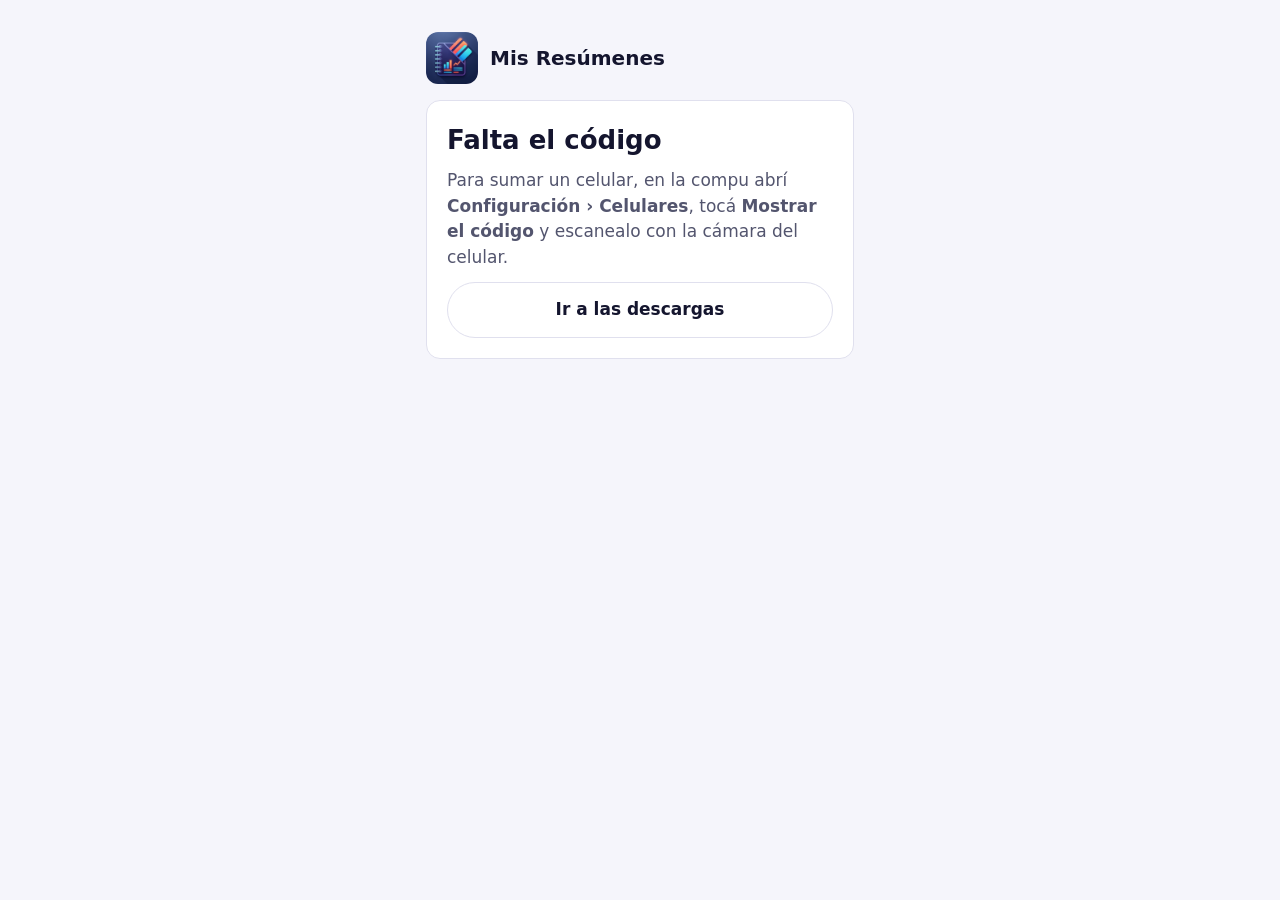
<file: unir/index.html>
<!doctype html>
<html lang="es-AR">
<head>
<meta charset="utf-8">
<meta name="viewport" content="width=device-width, initial-scale=1, viewport-fit=cover">
<meta name="robots" content="noindex">
<meta name="referrer" content="no-referrer">
<title>Sumar el celular</title>
<link rel="icon" href="../img/logo.png" type="image/png">
<style>
/* Adonde lleva el QR de Configuración › Celulares cuando se escanea con la cámara común. El código viene después de
   '#': no se manda a ningún servidor, se borra de la dirección al entrar y solo se le pasa a la app. */
:root {
  --fondo: #f5f5fb; --papel: #ffffff; --tinta: #14152e; --tinta-2: #53556e; --linea: #e0e0ee;
  --coral: #d81b60; --sobre-coral: #ffffff; --indigo: #4a2fc9; --aviso: #fbefd9; --sobre-aviso: #6b3f06;
  --texto: "Source Sans 3", "Segoe UI", system-ui, sans-serif;
}
@media (prefers-color-scheme: dark) {
  :root:not([data-theme="light"]) {
    --fondo: #0b0d2a; --papel: #151838; --tinta: #eeeef8; --tinta-2: #b0b1c9; --linea: #2b2f63;
    --coral: #ff5c9a; --sobre-coral: #1a0b2e; --indigo: #a99bff; --aviso: #3a2c18; --sobre-aviso: #f3d39b;
  }
}
:root[data-theme="dark"] {
  --fondo: #0b0d2a; --papel: #151838; --tinta: #eeeef8; --tinta-2: #b0b1c9; --linea: #2b2f63;
  --coral: #ff5c9a; --sobre-coral: #1a0b2e; --indigo: #a99bff; --aviso: #3a2c18; --sobre-aviso: #f3d39b;
}
* { box-sizing: border-box; }
body { margin: 0; background: var(--fondo); color: var(--tinta); font: 17px/1.5 var(--texto); }
main { max-width: 460px; margin: 0 auto; padding: 32px 16px 48px; display: flex; flex-direction: column; gap: 16px; }
.cabeza { display: flex; align-items: center; gap: 12px; }
.cabeza img { width: 52px; height: 52px; border-radius: 12px; }
.cabeza b { font-size: 20px; }
h1 { font-size: 26px; line-height: 1.2; margin: 4px 0 0; }
p { margin: 0; color: var(--tinta-2); }
section { display: flex; flex-direction: column; gap: 14px; }
.caja { background: var(--papel); border: 1px solid var(--linea); border-radius: 14px; padding: 20px; display: flex; flex-direction: column; gap: 12px; }
.boton { display: block; text-align: center; text-decoration: none; font-weight: 600; font-size: 17px; border-radius: 999px; padding: 14px 20px; }
.primario { background: var(--coral); color: var(--sobre-coral); }
.secundario { border: 1px solid var(--linea); color: var(--tinta); }
ol { margin: 0; padding-left: 20px; color: var(--tinta-2); display: grid; gap: 6px; }
.aviso { background: var(--aviso); color: var(--sobre-aviso); border-radius: 10px; padding: 12px 14px; font-size: 15px; }
.chico { font-size: 14px; }
a { color: var(--indigo); }
[hidden] { display: none !important; }
</style>
</head>
<body>
<main>
  <div class="cabeza"><img src="../img/logo.png" alt=""><b>Mis Resúmenes</b></div>

  <section id="con-codigo" hidden>
    <div class="caja">
      <h1>Sumá este celular a la libreta de tu familia</h1>
      <p class="aviso" id="falta" hidden>Todavía no está la app en este celular: descargala con el botón de abajo, instalala y volvé a tocar <b>Abrir en Mis Resúmenes</b>.</p>
      <p id="txt-android">Tocá el botón y la app se abre con el código: en unos segundos queda con todo.</p>
      <p id="txt-iphone" hidden>En el iPhone, Mis Resúmenes se usa desde el navegador, como una app de la pantalla de inicio. Tocá el botón y seguí los pasos: en unos segundos queda con todo.</p>
      <p class="aviso" id="iphone-ya" hidden>¿Ya la agregaste a la pantalla de inicio? No uses este botón: abrí Mis Resúmenes desde el ícono, tocá <b>Escanear el código</b> y apuntá la cámara a este mismo QR de la compu.</p>
      <a class="boton primario" id="abrir" href="#">Abrir en Mis Resúmenes</a>
      <div id="solo-android">
        <p class="chico">¿No se abre? Es que todavía no la tenés instalada:</p>
        <a class="boton secundario" href="https://github.com/alejofolgueira-beep/mis-resumenes/releases/latest/download/Mis-Resumenes-Android.apk">Descargar la app para Android</a>
        <ol class="chico">
          <li>Abrí el archivo descargado. Si Android pregunta, permití instalar apps de ese origen.</li>
          <li>Volvé a esta página y tocá <b>Abrir en Mis Resúmenes</b>. Si se cerró, escaneá otra vez el código de la compu.</li>
        </ol>
      </div>
    </div>
    <p class="aviso" id="otro" hidden>Este código es para un celular: escanealo con la cámara de un Android o de un iPhone.</p>
    <p class="chico">El código lleva la clave de tu familia y no sale de este teléfono. Sirve solo para este celular.</p>
  </section>

  <section id="sin-codigo" hidden>
    <div class="caja">
      <h1>Falta el código</h1>
      <p>Para sumar un celular, en la compu abrí <b>Configuración › Celulares</b>, tocá <b>Mostrar el código</b> y escanealo con la cámara del celular.</p>
      <a class="boton secundario" href="../#descargar">Ir a las descargas</a>
    </div>
  </section>
</main>
<script>
(function () {
  "use strict";
  var codigo = location.hash.slice(1).trim();
  // Que el código no quede en la dirección (ni en el historial con esta página).
  var falta = /[?&]falta=1/.test(location.search);
  if (codigo) history.replaceState(null, "", location.pathname);
  if (falta) document.getElementById("falta").hidden = false;
  var valido = /^[A-Za-z0-9_-]{40,}$/.test(codigo);
  document.getElementById(valido ? "con-codigo" : "sin-codigo").hidden = false;
  if (!valido) return;
  var android = /Android/i.test(navigator.userAgent);
  var iphone = /iPhone|iPad|iPod/i.test(navigator.userAgent) || (navigator.platform === "MacIntel" && navigator.maxTouchPoints > 1);
  var abrir = document.getElementById("abrir");
  if (iphone) {
    // iPhone: la versión web de la app (con el código después de "#unir=", que no viaja a ningún servidor).
    abrir.href = "../app/#unir=" + codigo;
    document.getElementById("txt-android").hidden = true;
    document.getElementById("txt-iphone").hidden = false;
    document.getElementById("iphone-ya").hidden = false;
    document.getElementById("solo-android").hidden = true;
  } else if (android) {
    // Sin la app instalada, Chrome vuelve acá avisando que falta (con el código, para no tener que escanear de nuevo).
    var vuelta = encodeURIComponent(location.origin + location.pathname + "?falta=1#" + codigo);
    abrir.href = "intent://unir/" + codigo + "#Intent;scheme=misresumenes;package=ar.misresumenes.app;S.browser_fallback_url=" + vuelta + ";end";
  } else {
    abrir.href = "misresumenes://unir/" + codigo;
    document.getElementById("otro").hidden = false;
  }
})();
</script>
</body>
</html>
</file>
